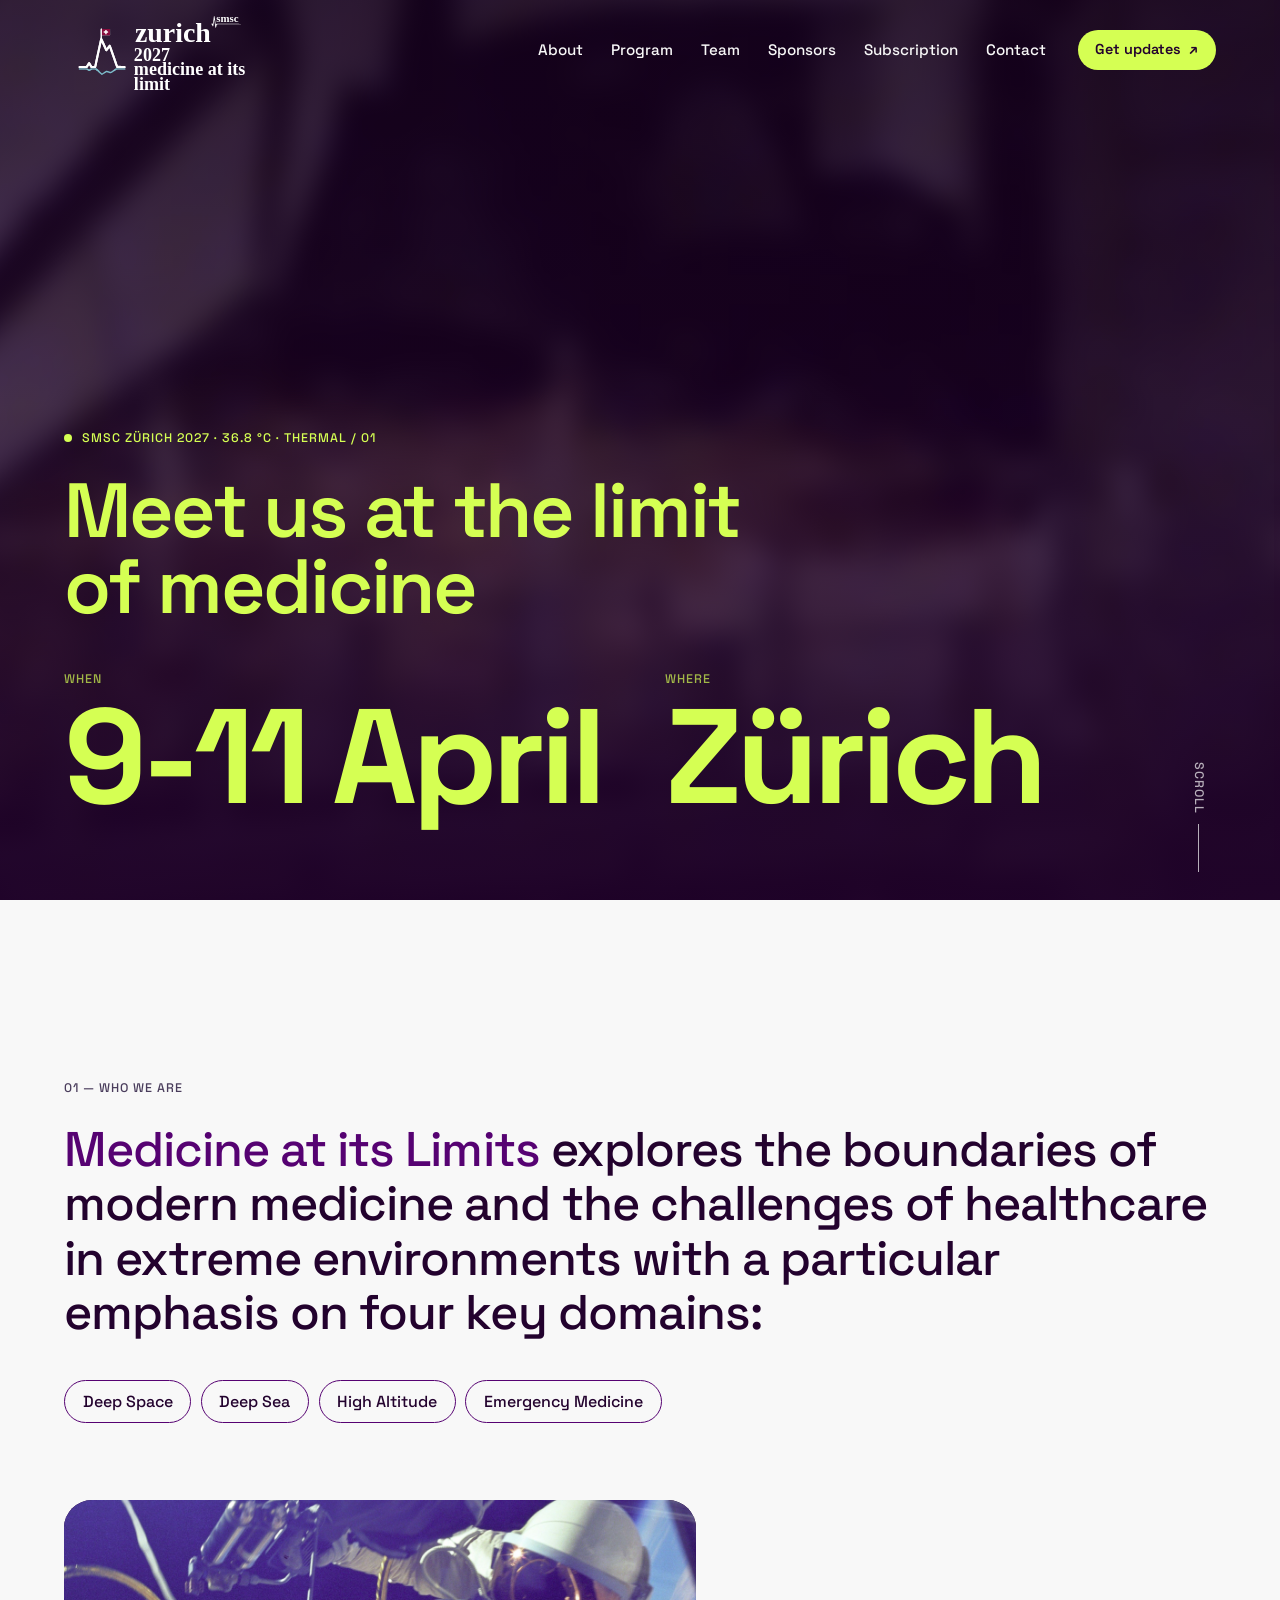
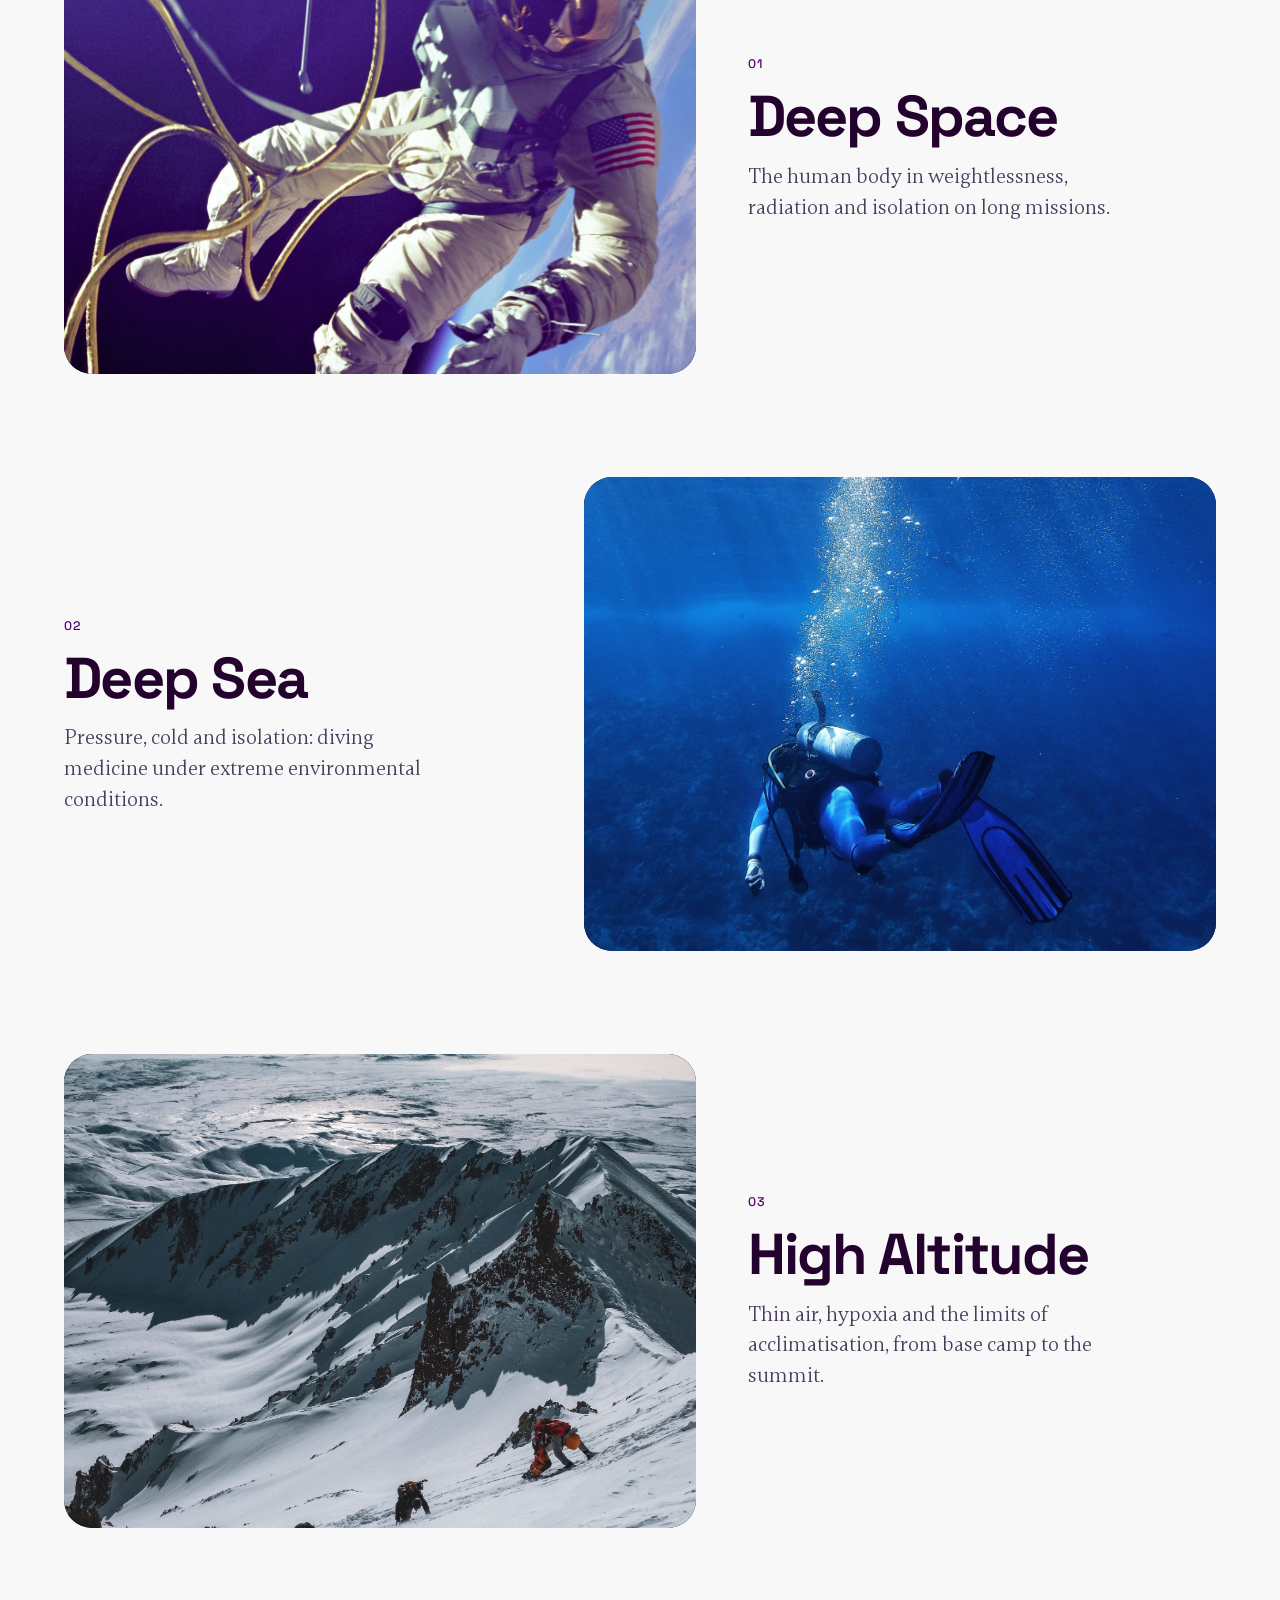
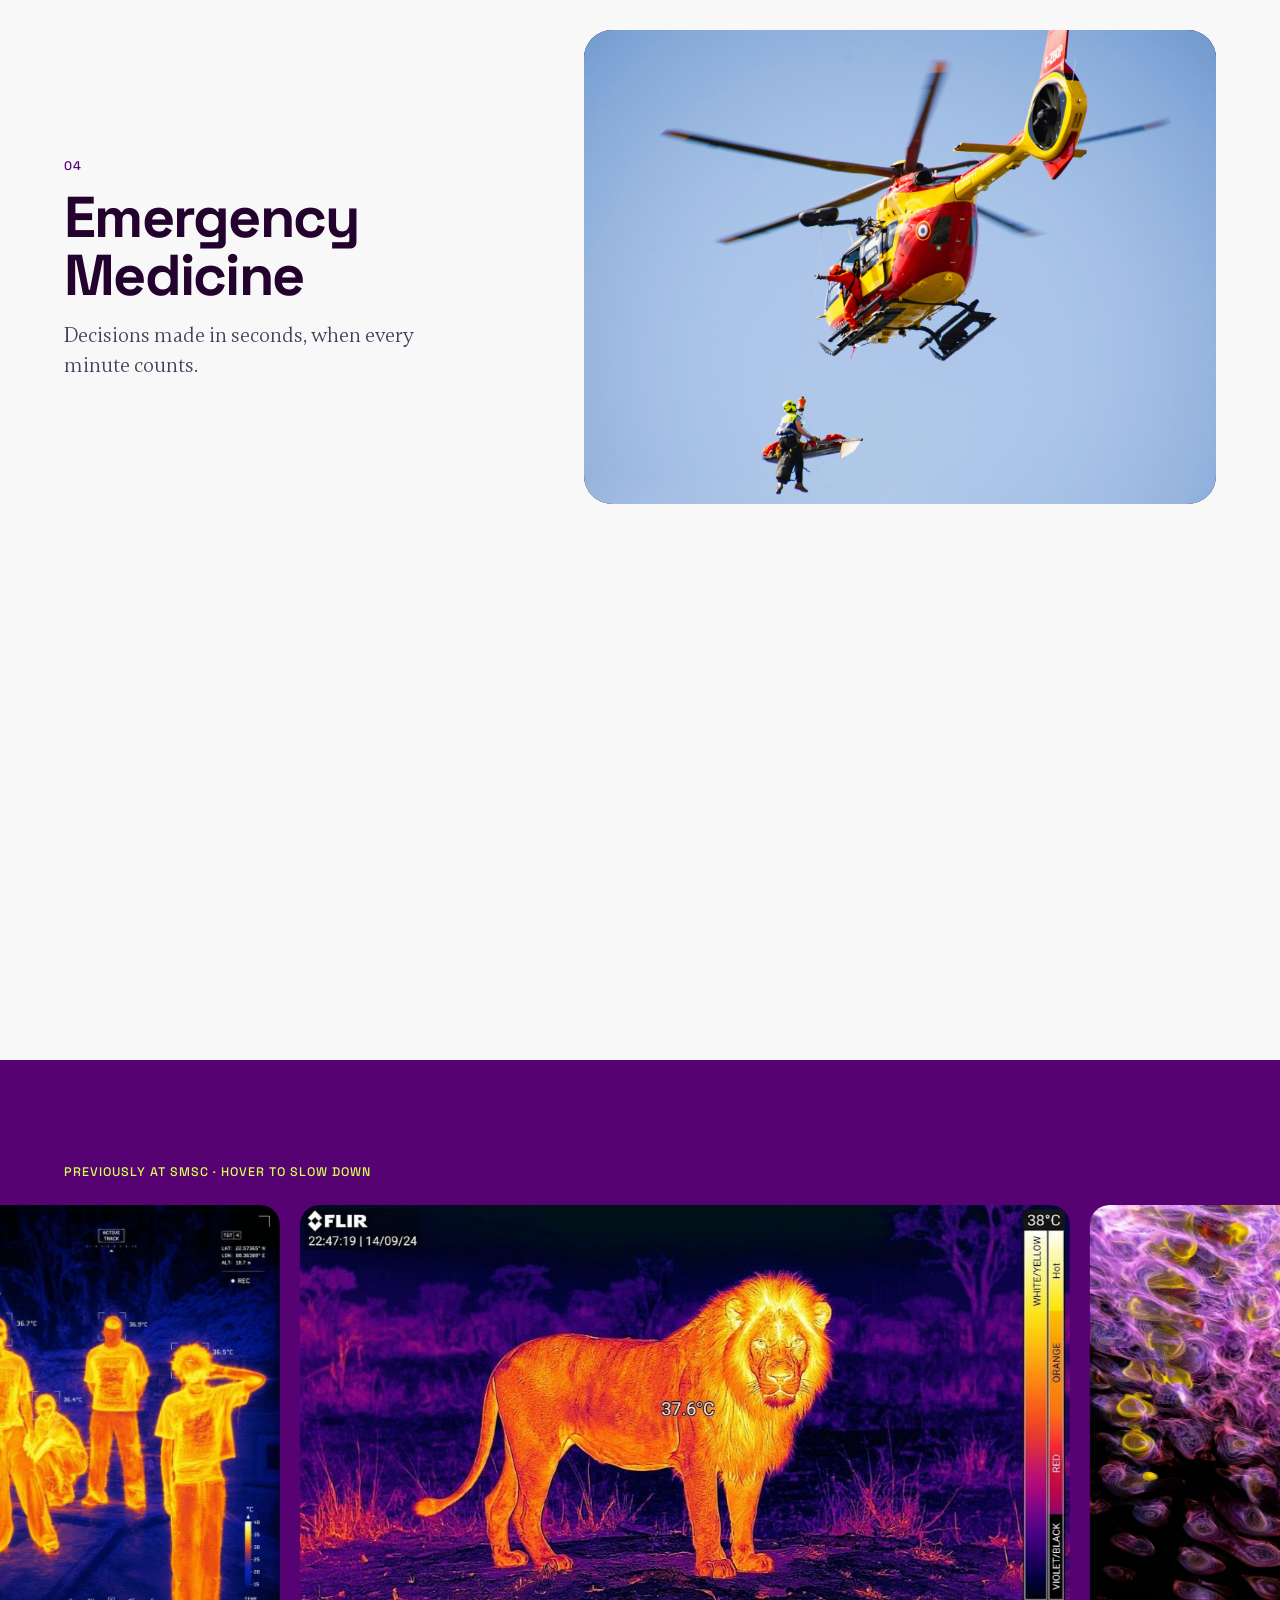
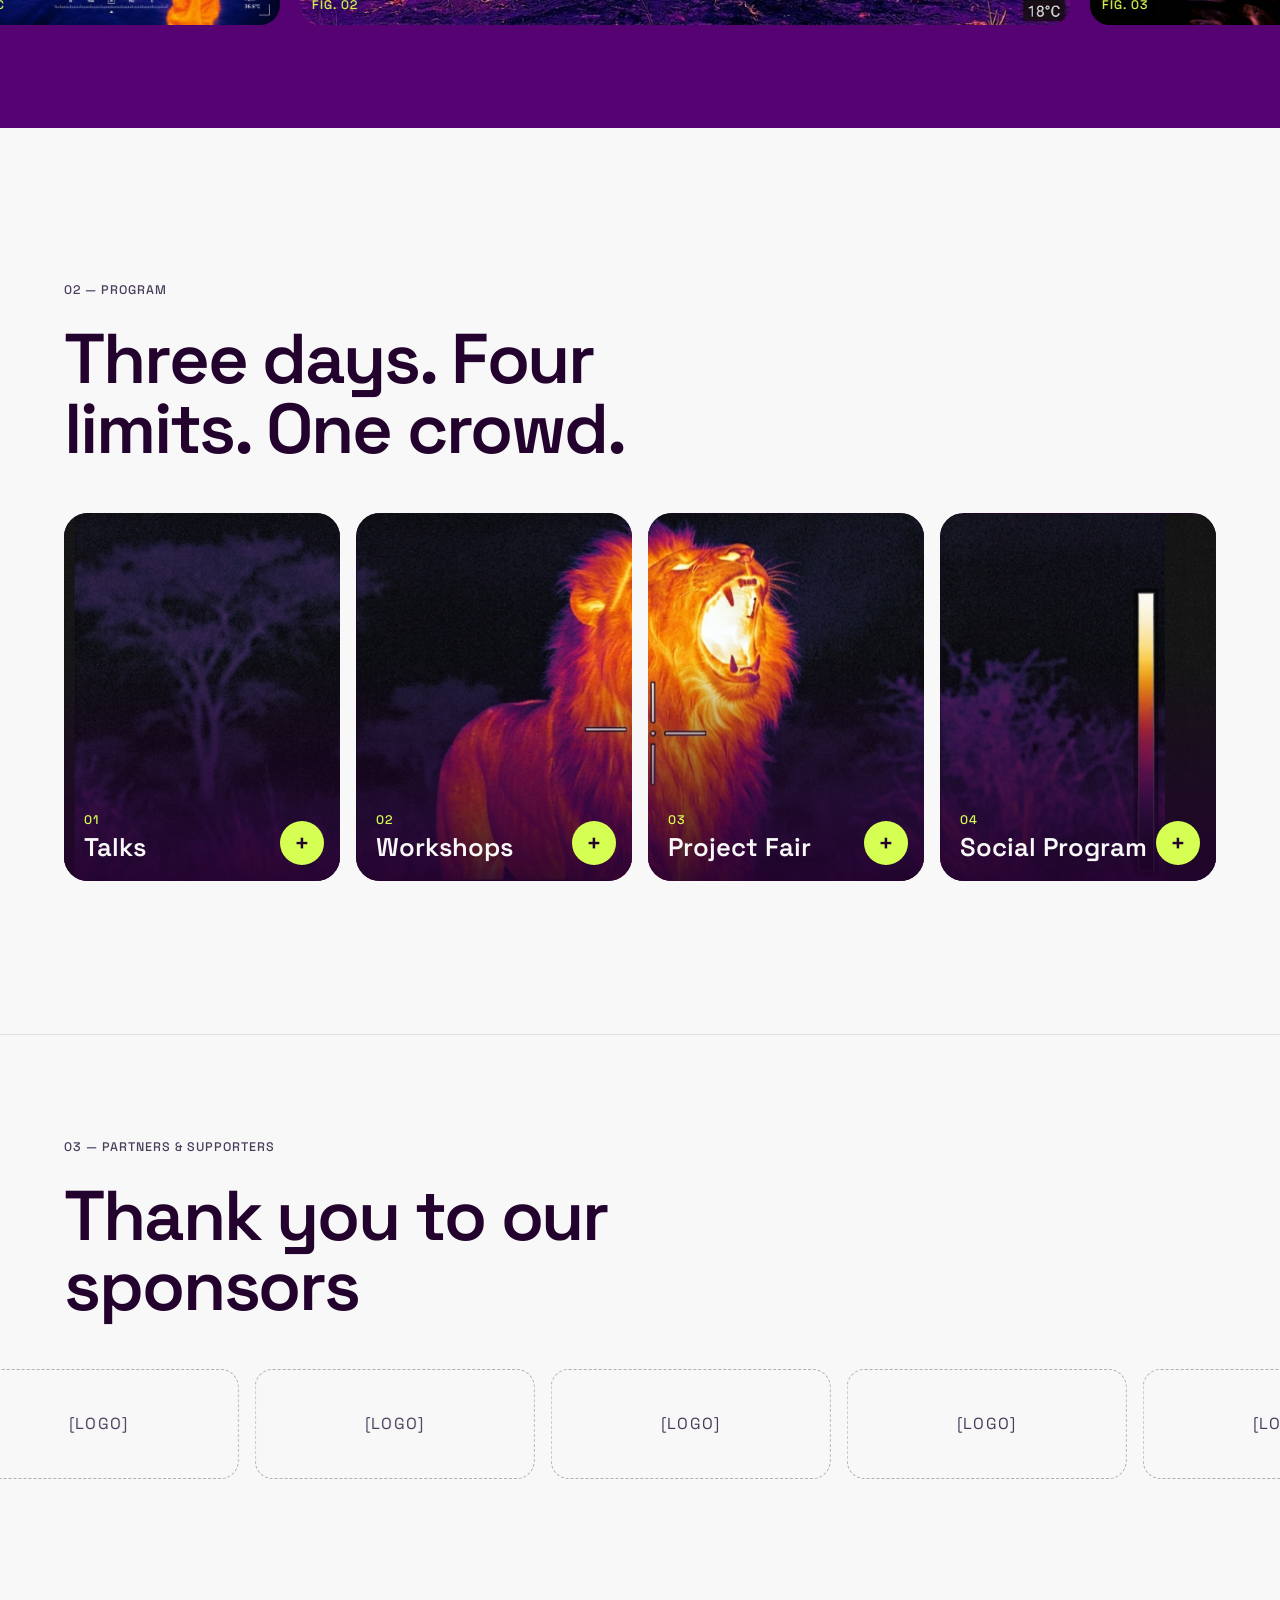
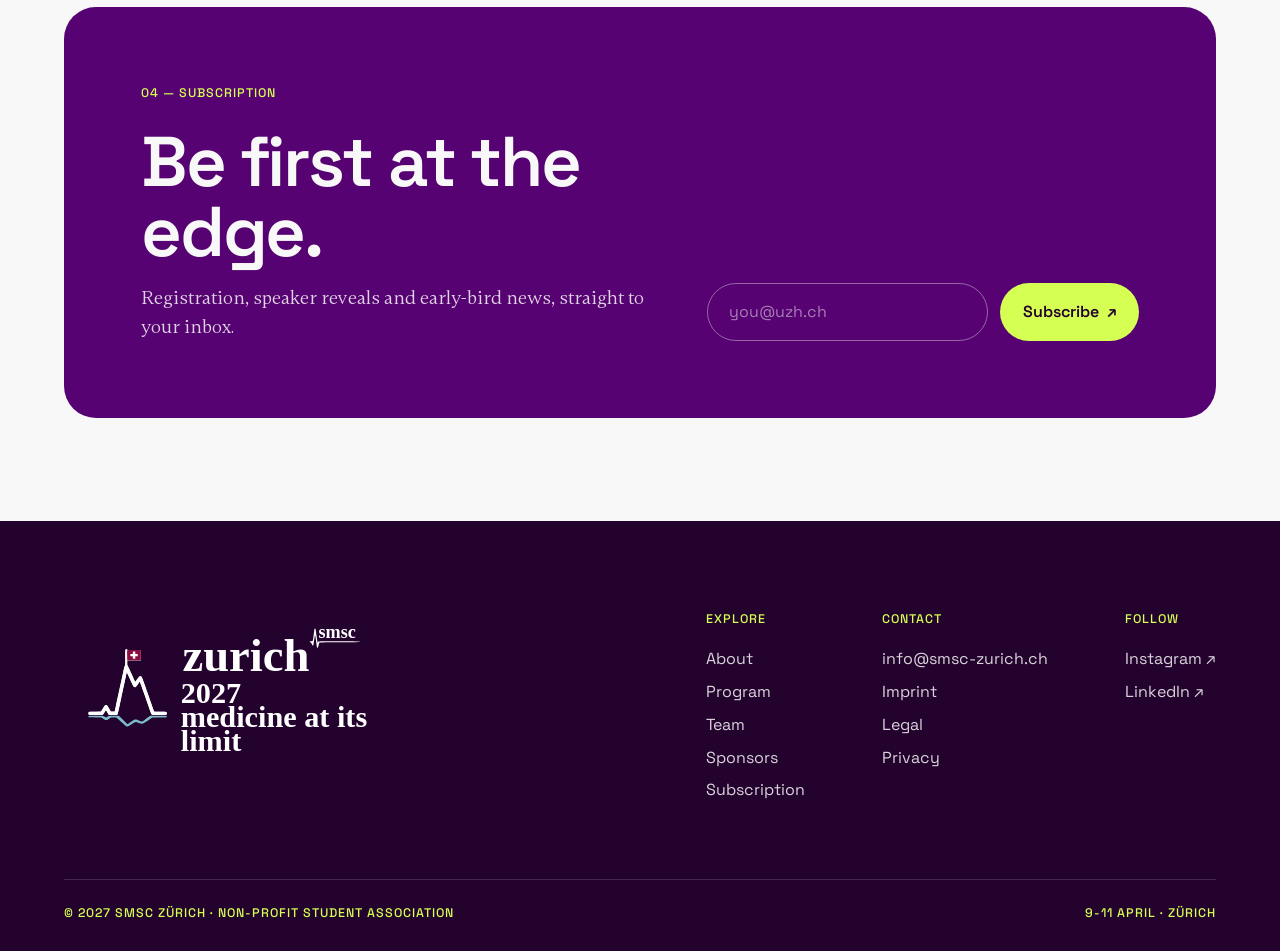
<file: index.html>
<!doctype html>
<html lang="en">
<head>
<meta charset="utf-8">
<meta name="viewport" content="width=device-width,initial-scale=1,viewport-fit=cover">
<script>(function(d){try{var n=navigator,u=n.userAgent||"";if(matchMedia("(hover:none) and (pointer:coarse)").matches||/Android|iPhone|iPad|iPod|Mobi/.test(u)||(n.platform==="MacIntel"&&n.maxTouchPoints>1))d.classList.add("is-touch")}catch(e){}})(document.documentElement)</script>
<title>Medicine at its Limits — SMSC Zürich 2027</title>
<meta name="description" content="Student medical conference by students, for students. 9–11 April 2027 in Zürich. Deep Space, Deep Sea, High Altitude, Emergency Medicine.">
<meta name="theme-color" content="#23022E">
<link rel="preload" href="assets/fonts/SpaceGrotesk-Variable.woff2" as="font" type="font/woff2" crossorigin>
<link rel="preload" href="assets/fonts/Gambetta-Variable.woff2" as="font" type="font/woff2" crossorigin>
<link rel="stylesheet" href="style.css">
<link rel="stylesheet" href="mobile.css">
</head>
<body>

<div class="progress" aria-hidden="true"><i id="progressFill"></i></div>

<header class="nav" id="nav">
  <a class="nav__logo" href="#top" aria-label="SMSC Zürich – top">
    <img class="logo-light" src="assets/smsclogodunkelblankbackground.svg" alt="SMSC logo">
    <img class="logo-dark" src="assets/smsclogohell.svg" alt="">
  </a>
  <nav class="nav__links" id="navLinks">
    <a href="#about">About</a>
    <a href="#program">Program</a>
    <a href="team.html">Team</a>
    <a href="#sponsors">Sponsors</a>
    <a href="#subscribe">Subscription</a>
    <a href="#contact">Contact</a>
  </nav>
  <a class="btn btn--small" href="#subscribe">Get updates <span>↗</span></a>
  <button class="burger" id="burger" aria-label="Menu" aria-expanded="false"><i></i><i></i></button>
</header>

<main id="top">
<!-- HERO -->
<section class="hero" id="hero">
  <video class="hero__video" autoplay muted loop playsinline poster="assets/video/poster.jpg">
    <source src="assets/video/trailer.mp4" type="video/mp4">
  </video>
  <div class="hero__veil"></div>
  <div class="hero__inner">
    <p class="mono hero__kicker"><span class="dot"></span> SMSC ZÜRICH 2027 · 36.8 °C · THERMAL / 01</p>
    <h1 class="hero__title" data-scramble>Meet us at the limit of medicine</h1>
    <div class="hero__meta">
      <div>
        <span class="mono label">When</span>
        <strong class="hero__big" data-scramble-delay="600">9-11 April</strong>
      </div>
      <div>
        <span class="mono label">Where</span>
        <strong class="hero__big" data-scramble-delay="900">Zürich</strong>
      </div>
    </div>
  </div>
  <div class="hero__scroll mono">SCROLL <i></i></div>
</section>

<!-- INTRO -->
<section class="intro" id="about">
  <p class="mono eyebrow reveal">01 — WHO WE ARE</p>
  <h2 class="intro__lead reveal"><em>Medicine at its Limits</em> explores the boundaries of modern medicine and the challenges of healthcare in extreme environments with a particular emphasis on four key domains:</h2>
  <ul class="intro__chips reveal">
    <li>Deep Space</li><li>Deep Sea</li><li>High Altitude</li><li>Emergency Medicine</li>
  </ul>
</section>

<!-- DOMAINS -->
<section class="domains" id="domains">
  <article class="domain" data-cursor="Deep Space" data-fig="FIG. 01 — DEEP SPACE">
    <div class="domain__img"><img src="assets/img/space.jpg" alt="Thermal-toned image evoking deep space" loading="lazy"></div>
    <div class="domain__text">
      <span class="mono domain__num">01</span>
      <h3>Deep Space</h3>
      <p>The human body in weightlessness, radiation and isolation on long missions.</p>
    </div>
  </article>
  <article class="domain domain--flip" data-cursor="Deep Sea" data-fig="FIG. 02 — DEEP SEA">
    <div class="domain__img"><img src="assets/img/sea.jpg" alt="Thermal-toned image evoking the deep sea" loading="lazy"></div>
    <div class="domain__text">
      <span class="mono domain__num">02</span>
      <h3>Deep Sea</h3>
      <p>Pressure, cold and isolation: diving medicine under extreme environmental conditions.</p>
    </div>
  </article>
  <article class="domain" data-cursor="High Altitude" data-fig="FIG. 03 — HIGH ALTITUDE">
    <div class="domain__img"><img src="assets/img/altitude.jpg" alt="Icy texture evoking high altitude" loading="lazy"></div>
    <div class="domain__text">
      <span class="mono domain__num">03</span>
      <h3>High Altitude</h3>
      <p>Thin air, hypoxia and the limits of acclimatisation, from base camp to the summit.</p>
    </div>
  </article>
  <article class="domain domain--flip" data-cursor="Emergency" data-fig="FIG. 04 — EMERGENCY MEDICINE">
    <div class="domain__img"><img src="assets/img/emergency.jpg" alt="Thermal image of a masked doctor" loading="lazy"></div>
    <div class="domain__text">
      <span class="mono domain__num">04</span>
      <h3>Emergency Medicine</h3>
      <p>Decisions made in seconds, when every minute counts.</p>
    </div>
  </article>
</section>

<section class="outro">
  <p class="reveal">Discover new perspectives, challenge conventional thinking, and expand your understanding of medicine beyond the boundaries of traditional clinical practice. Connect with fellow medical students, engage with leading experts, and explore the research and innovations shaping the future of healthcare.</p>
</section>

<!-- PAST SMSC SLIDER -->
<section class="past">
  <p class="mono eyebrow">PREVIOUSLY AT SMSC · HOVER TO SLOW DOWN</p>
  <div class="slider" data-speed="55" data-hover-speed="8" id="pastSlider">
    <div class="slider__track">
      <figure><img src="assets/img/p1.jpg" alt="Past SMSC"><figcaption class="mono">36.8 °C</figcaption></figure>
      <figure><img src="assets/img/p2.jpg" alt="Past SMSC"><figcaption class="mono">FIG. 02</figcaption></figure>
      <figure><img src="assets/img/p3.jpg" alt="Past SMSC"><figcaption class="mono">FIG. 03</figcaption></figure>
      <figure><img src="assets/img/p4.jpg" alt="Past SMSC"><figcaption class="mono">FIG. 04</figcaption></figure>
      <figure><img src="assets/img/p5.jpg" alt="Past SMSC"><figcaption class="mono">FIG. 05</figcaption></figure>
      <figure><img src="assets/img/p6.jpg" alt="Past SMSC"><figcaption class="mono">FIG. 06</figcaption></figure>
      <figure><img src="assets/img/p7.jpg" alt="Past SMSC"><figcaption class="mono">FIG. 07</figcaption></figure>
      <figure><img src="assets/img/p8.jpg" alt="Past SMSC"><figcaption class="mono">FIG. 08</figcaption></figure>
    </div>
  </div>
</section>

<!-- PROGRAM -->
<section class="program" id="program">
  <div class="program__head">
    <p class="mono eyebrow">02 — PROGRAM</p>
    <h2 data-scramble>Three days. Four limits. One crowd.</h2>
  </div>
  <div class="cards" id="cards">
    <button class="card" data-key="talks" aria-haspopup="dialog">
      <img src="assets/img/talks.png" alt="">
      <span class="card__label"><small class="mono">01</small>Talks</span>
      <span class="card__plus" aria-hidden="true">+</span>
    </button>
    <button class="card" data-key="workshops" aria-haspopup="dialog">
      <img src="assets/img/workshops.png" alt="">
      <span class="card__label"><small class="mono">02</small>Workshops</span>
      <span class="card__plus" aria-hidden="true">+</span>
    </button>
    <button class="card" data-key="fair" aria-haspopup="dialog">
      <img src="assets/img/fair.png" alt="">
      <span class="card__label"><small class="mono">03</small>Project Fair</span>
      <span class="card__plus" aria-hidden="true">+</span>
    </button>
    <button class="card" data-key="social" aria-haspopup="dialog">
      <img src="assets/img/social.png" alt="">
      <span class="card__label"><small class="mono">04</small>Social Program</span>
      <span class="card__plus" aria-hidden="true">+</span>
    </button>
  </div>
</section>

<!-- SPONSORS -->
<section class="sponsors" id="sponsors">
  <p class="mono eyebrow">03 — PARTNERS &amp; SUPPORTERS</p>
  <h2>Thank you to our sponsors</h2>
  <div class="slider slider--sponsors" data-speed="40" data-hover-speed="40">
    <div class="slider__track">
      <span class="sponsor">[LOGO]</span><span class="sponsor">[LOGO]</span><span class="sponsor">[LOGO]</span>
      <span class="sponsor">[LOGO]</span><span class="sponsor">[LOGO]</span><span class="sponsor">[LOGO]</span>
    </div>
  </div>
</section>

<!-- SUBSCRIBE -->
<section class="subscribe" id="subscribe">
  <div>
    <p class="mono eyebrow">04 — SUBSCRIPTION</p>
    <h2>Be first at the edge.</h2>
    <p>Registration, speaker reveals and early-bird news, straight to your inbox.</p>
  </div>
  <form class="subscribe__form" id="subForm">
    <label class="sr" for="email">Email</label>
    <input id="email" type="email" required placeholder="you@uzh.ch">
    <button class="btn" type="submit">Subscribe <span>↗</span></button>
    <p class="mono subscribe__ok" id="subOk" hidden>THANKS — YOU'RE ON THE LIST.</p>
  </form>
</section>
</main>

<footer class="footer" id="contact">
  <div class="footer__top">
    <img src="assets/smsclogodunkelblankbackground.svg" alt="SMSC logo" class="footer__logo">
    <div class="footer__cols">
      <nav>
        <h4 class="mono">Explore</h4>
        <a href="#about">About</a><a href="#program">Program</a><a href="team.html">Team</a><a href="#sponsors">Sponsors</a><a href="#subscribe">Subscription</a>
      </nav>
      <nav>
        <h4 class="mono">Contact</h4>
        <a href="mailto:info@smsc-zurich.ch">info@smsc-zurich.ch</a>
        <a href="legal.html#imprint">Imprint</a><a href="legal.html#disclaimer">Legal</a><a href="legal.html#privacy">Privacy</a>
      </nav>
      <nav>
        <h4 class="mono">Follow</h4>
        <a href="https://www.instagram.com/smsc_swimsa/" target="_blank" rel="noopener">Instagram ↗</a>
        <a href="https://ch.linkedin.com/in/smscbern" target="_blank" rel="noopener">LinkedIn ↗</a>
      </nav>
    </div>
  </div>
  <div class="footer__bottom mono">
    <span>© 2027 SMSC ZÜRICH · NON-PROFIT STUDENT ASSOCIATION</span>
    <span>9-11 APRIL · ZÜRICH</span>
  </div>
</footer>

<!-- cursor -->
<div class="cursor" id="cursor"><span id="cursorLabel"></span><i>↗</i></div>

<!-- dialog -->
<div class="mdialog" id="mdialog" hidden>
  <div class="mdialog__backdrop"></div>
  <div class="mdialog__panel" role="dialog" aria-modal="true" aria-labelledby="mdTitle">
    <img id="mdImg" alt="">
    <div class="mdialog__body">
      <p class="mono" id="mdKicker"></p>
      <h3 id="mdTitle"></h3>
      <p id="mdText"></p>
      <ul id="mdList" class="mono"></ul>
    </div>
    <button class="mdialog__close" id="mdClose" aria-label="Close">×</button>
  </div>
</div>

<script src="main.js"></script>
<script src="mobile.js"></script>
</body>
</html>
</file>
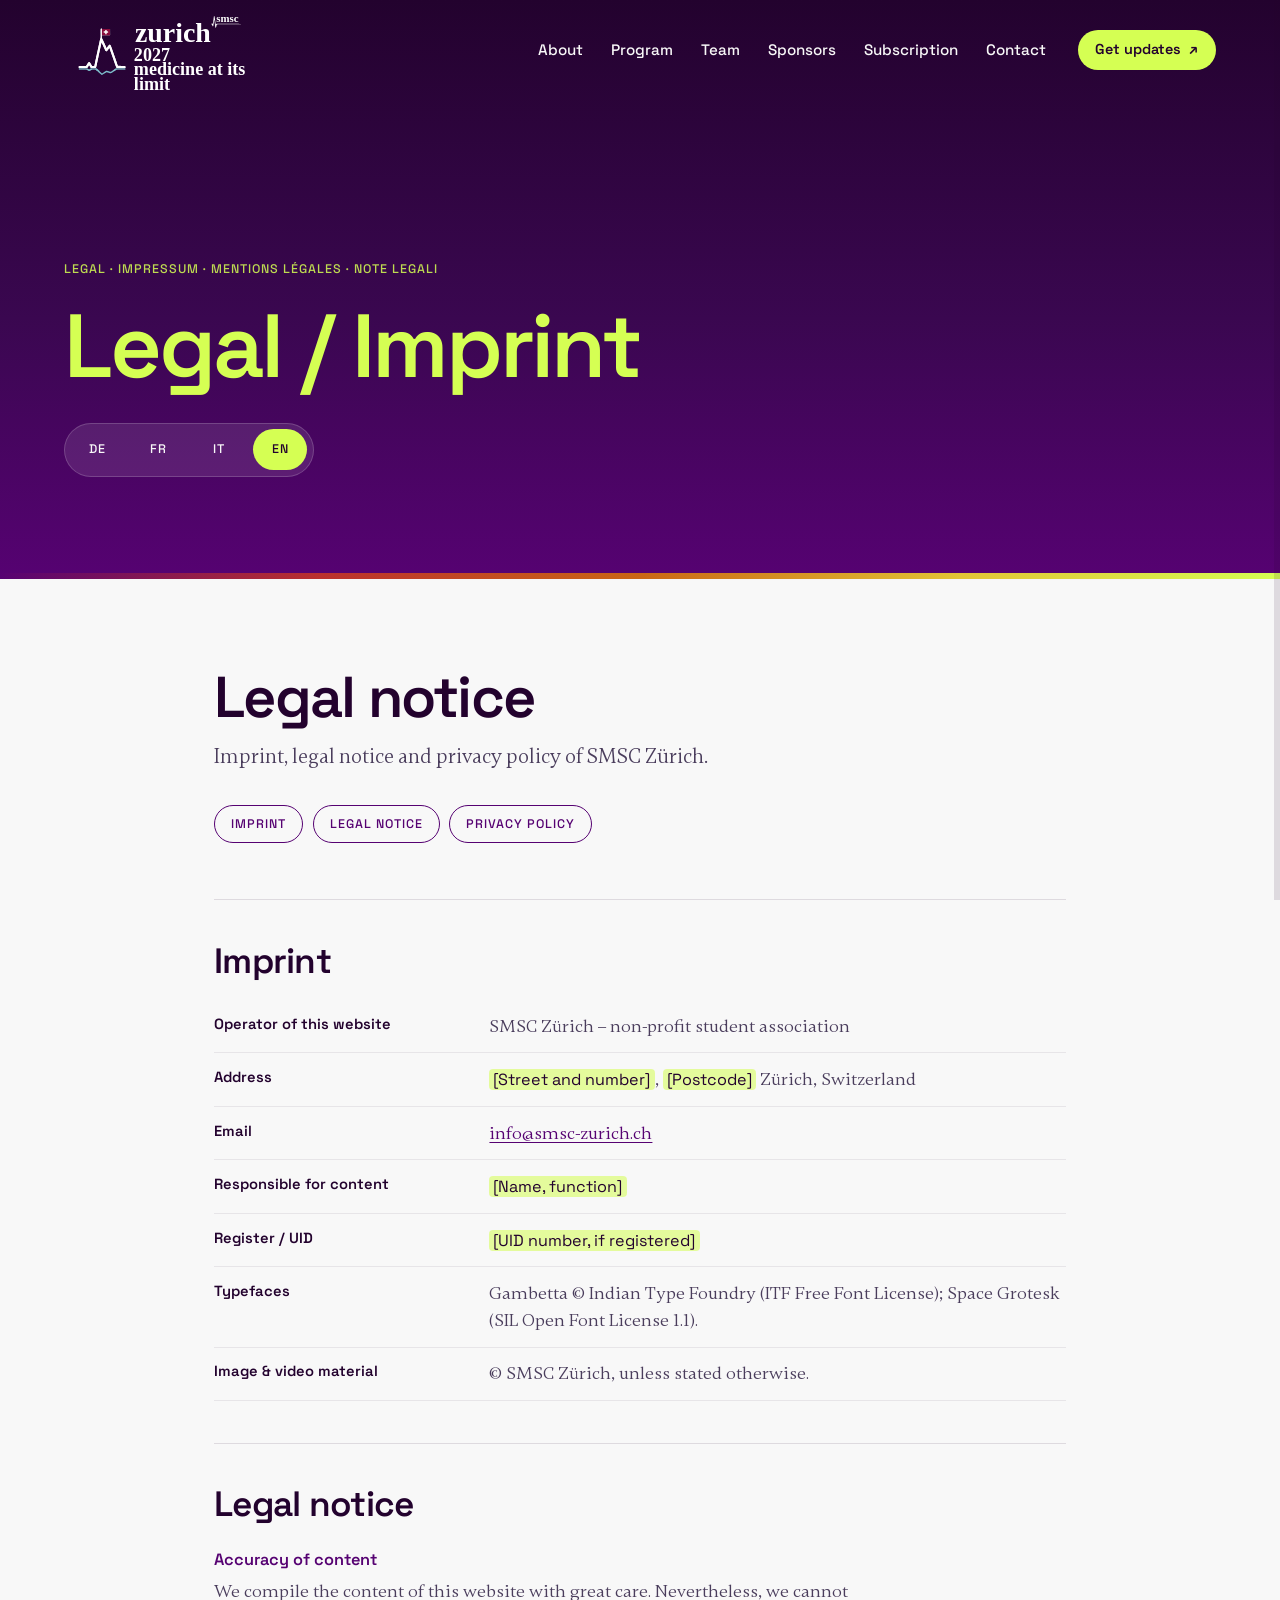
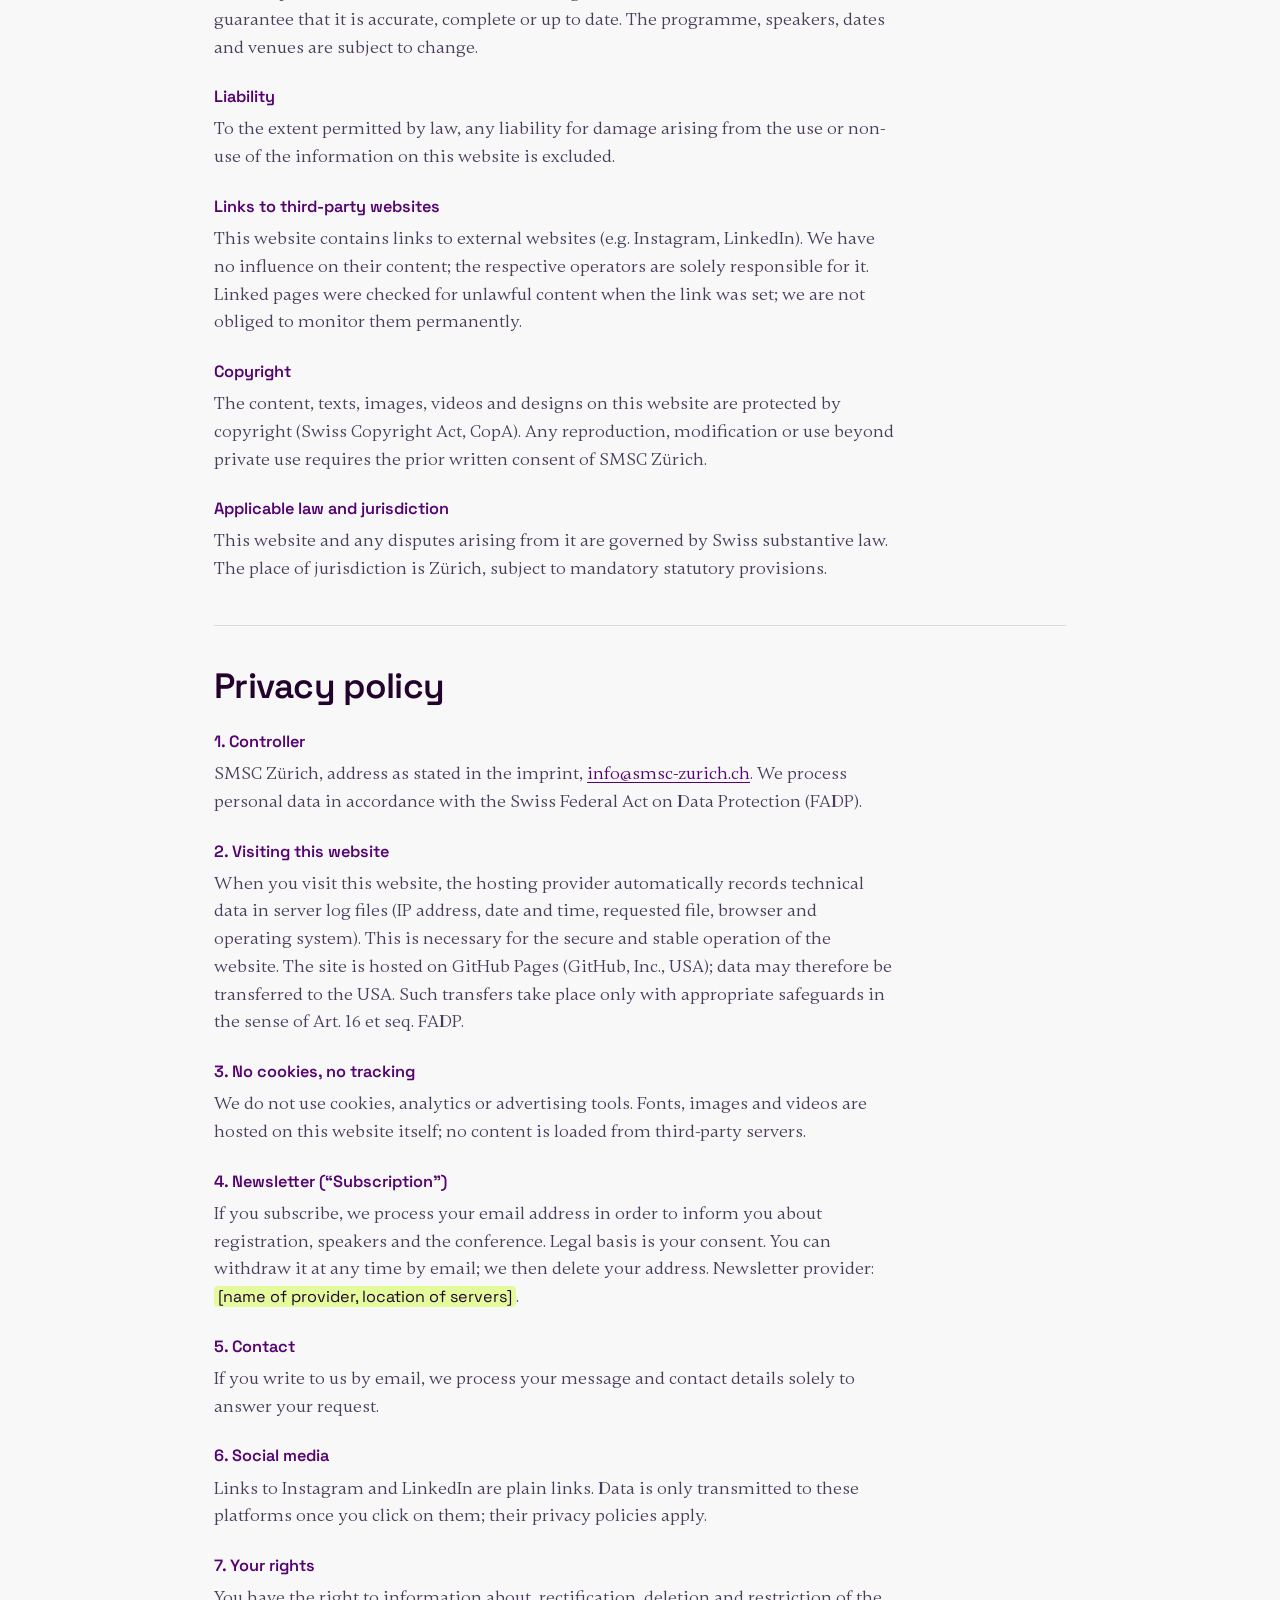
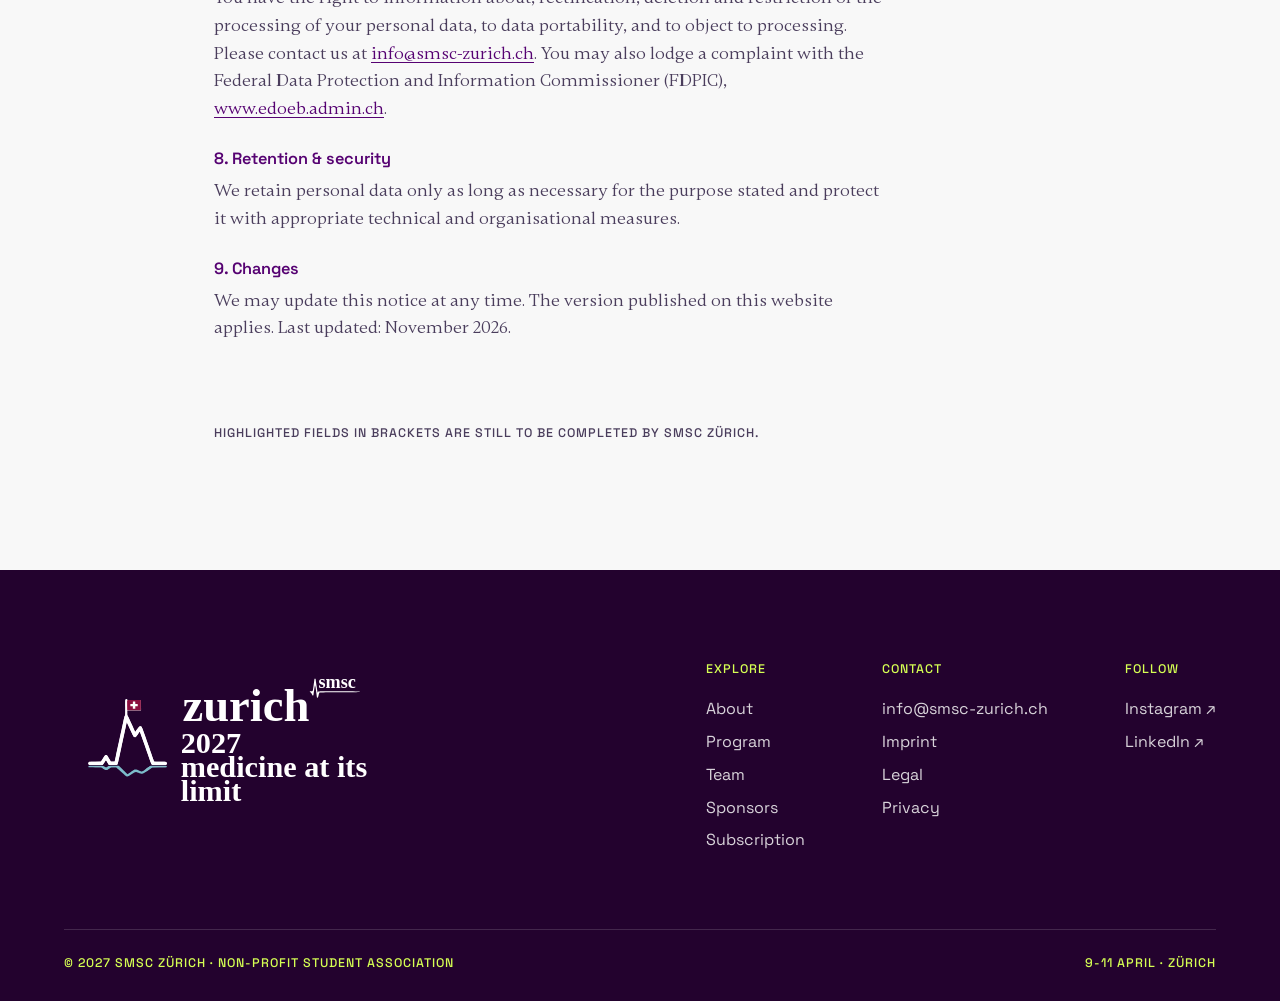
<file: legal.html>
<!doctype html>
<html lang="en">
<head>
<meta charset="utf-8">
<meta name="viewport" content="width=device-width,initial-scale=1,viewport-fit=cover">
<script>(function(d){try{var n=navigator,u=n.userAgent||"";if(matchMedia("(hover:none) and (pointer:coarse)").matches||/Android|iPhone|iPad|iPod|Mobi/.test(u)||(n.platform==="MacIntel"&&n.maxTouchPoints>1))d.classList.add("is-touch")}catch(e){}})(document.documentElement)</script>
<title>Legal / Imprint — SMSC Zürich</title>
<meta name="description" content="Imprint, legal notice and privacy policy of SMSC Zürich in German, French, Italian and English.">
<meta name="theme-color" content="#23022E">
<link rel="preload" href="assets/fonts/SpaceGrotesk-Variable.woff2" as="font" type="font/woff2" crossorigin>
<link rel="preload" href="assets/fonts/Gambetta-Variable.woff2" as="font" type="font/woff2" crossorigin>
<link rel="stylesheet" href="style.css">
<link rel="stylesheet" href="mobile.css">
<link rel="stylesheet" href="page.css">
</head>
<body>

<div class="progress" aria-hidden="true"><i id="progressFill"></i></div>

<header class="nav" id="nav">
  <a class="nav__logo" href="index.html" aria-label="SMSC Zürich – home">
    <img class="logo-light" src="assets/smsclogodunkelblankbackground.svg" alt="SMSC logo">
    <img class="logo-dark" src="assets/smsclogohell.svg" alt="">
  </a>
  <nav class="nav__links" id="navLinks">
    <a href="index.html#about">About</a>
    <a href="index.html#program">Program</a>
    <a href="team.html">Team</a>
    <a href="index.html#sponsors">Sponsors</a>
    <a href="index.html#subscribe">Subscription</a>
    <a href="index.html#contact">Contact</a>
  </nav>
  <a class="btn btn--small" href="index.html#subscribe">Get updates <span>↗</span></a>
  <button class="burger" id="burger" aria-label="Menu" aria-expanded="false"><i></i><i></i></button>
</header>

<main id="top">
<section class="page-head page-head--legal">
  <div class="page-head__in">
    <p class="mono eyebrow">LEGAL · IMPRESSUM · MENTIONS LÉGALES · NOTE LEGALI</p>
    <h1 data-scramble>Legal / Imprint</h1>
    <div class="langtabs" role="tablist" aria-label="Language / Sprache / Langue / Lingua"><button type="button" role="tab" class="langtab mono" data-lang="de" lang="de" aria-controls="lang-de" aria-selected="false" title="Deutsch">DE</button><button type="button" role="tab" class="langtab mono" data-lang="fr" lang="fr" aria-controls="lang-fr" aria-selected="false" title="Français">FR</button><button type="button" role="tab" class="langtab mono" data-lang="it" lang="it" aria-controls="lang-it" aria-selected="false" title="Italiano">IT</button><button type="button" role="tab" class="langtab mono" data-lang="en" lang="en" aria-controls="lang-en" aria-selected="false" title="English">EN</button></div>
  </div>
</section>

<section class="legal">
  <article class="lang" id="lang-de" lang="de" data-lang="de">
    <header class="lang__head">
      <h2>Rechtliches</h2>
      <p class="lang__lead">Impressum, rechtliche Hinweise und Datenschutzerklärung von SMSC Zürich.</p>
    </header>
    <div class="lang__toc mono">
      <a href="#imprint-de">Impressum</a><a href="#disclaimer-de">Rechtliche Hinweise</a><a href="#privacy-de">Datenschutzerklärung</a>
    </div>
    <section class="doc" id="imprint-de"><h3>Impressum</h3><dl class="imprint"><div><dt>Betreiberin dieser Website</dt><dd>SMSC Zürich – gemeinnütziger Studierendenverein</dd></div><div><dt>Adresse</dt><dd><span class="ph">[Strasse und Nr.]</span>, <span class="ph">[PLZ]</span> Zürich, Schweiz</dd></div><div><dt>E-Mail</dt><dd><a href="mailto:info@smsc-zurich.ch">info@smsc-zurich.ch</a></dd></div><div><dt>Verantwortlich für den Inhalt</dt><dd><span class="ph">[Name, Funktion]</span></dd></div><div><dt>Register / UID</dt><dd><span class="ph">[UID-Nummer, falls eingetragen]</span></dd></div><div><dt>Schriften</dt><dd>Gambetta © Indian Type Foundry (ITF Free Font License); Space Grotesk (SIL Open Font License 1.1).</dd></div><div><dt>Bild- &amp; Videomaterial</dt><dd>© SMSC Zürich, sofern nicht anders angegeben.</dd></div></dl></section>
    <section class="doc" id="disclaimer-de"><h3>Rechtliche Hinweise</h3><h4>Richtigkeit der Inhalte</h4><p>Wir erstellen die Inhalte dieser Website mit grosser Sorgfalt. Dennoch können wir keine Gewähr für Richtigkeit, Vollständigkeit und Aktualität übernehmen. Programm, Referierende, Daten und Veranstaltungsorte können sich ändern.</p><h4>Haftung</h4><p>Soweit gesetzlich zulässig, ist jede Haftung für Schäden aus der Nutzung oder Nichtnutzung der auf dieser Website angebotenen Informationen ausgeschlossen.</p><h4>Links auf fremde Websites</h4><p>Diese Website enthält Links auf externe Websites (z. B. Instagram, LinkedIn). Auf deren Inhalte haben wir keinen Einfluss; verantwortlich sind allein die jeweiligen Betreiber. Zum Zeitpunkt der Verlinkung wurden die Seiten auf rechtswidrige Inhalte geprüft; eine dauernde Kontrolle ist uns nicht zumutbar.</p><h4>Urheberrecht</h4><p>Die Inhalte, Texte, Bilder, Videos und Gestaltungen dieser Website sind urheberrechtlich geschützt (Urheberrechtsgesetz, URG). Jede Vervielfältigung, Bearbeitung oder Verwendung über den privaten Gebrauch hinaus bedarf der vorherigen schriftlichen Zustimmung von SMSC Zürich.</p><h4>Anwendbares Recht und Gerichtsstand</h4><p>Für diese Website und allfällige Streitigkeiten gilt schweizerisches materielles Recht. Gerichtsstand ist Zürich, vorbehältlich zwingender gesetzlicher Bestimmungen.</p></section>
    <section class="doc" id="privacy-de"><h3>Datenschutzerklärung</h3><h4>1. Verantwortliche Stelle</h4><p>SMSC Zürich, Adresse gemäss Impressum, <a href="mailto:info@smsc-zurich.ch">info@smsc-zurich.ch</a>. Wir bearbeiten Personendaten gemäss dem schweizerischen Bundesgesetz über den Datenschutz (DSG).</p><h4>2. Besuch dieser Website</h4><p>Beim Besuch dieser Website erfasst der Hosting-Anbieter automatisch technische Daten in Server-Logfiles (IP-Adresse, Datum und Uhrzeit, abgerufene Datei, Browser und Betriebssystem). Dies ist für den sicheren und stabilen Betrieb der Website erforderlich. Die Website wird über GitHub Pages (GitHub, Inc., USA) gehostet; Daten können daher in die USA übermittelt werden. Eine solche Bekanntgabe erfolgt nur mit geeigneten Garantien im Sinne von Art. 16 ff. DSG.</p><h4>3. Keine Cookies, kein Tracking</h4><p>Wir setzen keine Cookies, keine Analyse- und keine Werbetools ein. Schriften, Bilder und Videos werden auf dieser Website selbst gehostet; es werden keine Inhalte von Drittservern nachgeladen.</p><h4>4. Newsletter («Subscription»)</h4><p>Wenn Sie sich anmelden, bearbeiten wir Ihre E-Mail-Adresse, um Sie über Anmeldung, Referierende und den Kongress zu informieren. Rechtsgrundlage ist Ihre Einwilligung. Sie können diese jederzeit per E-Mail widerrufen; wir löschen Ihre Adresse dann. Newsletter-Anbieter: <span class="ph">[Name des Anbieters, Serverstandort]</span>.</p><h4>5. Kontakt</h4><p>Wenn Sie uns per E-Mail schreiben, bearbeiten wir Ihre Nachricht und Ihre Kontaktdaten ausschliesslich zur Beantwortung Ihrer Anfrage.</p><h4>6. Soziale Medien</h4><p>Die Verweise auf Instagram und LinkedIn sind einfache Links. Daten werden erst an diese Plattformen übermittelt, wenn Sie darauf klicken; es gelten deren Datenschutzerklärungen.</p><h4>7. Ihre Rechte</h4><p>Sie haben das Recht auf Auskunft, Berichtigung, Löschung und Einschränkung der Bearbeitung Ihrer Personendaten, auf Datenherausgabe oder -übertragung sowie auf Widerspruch. Bitte wenden Sie sich an <a href="mailto:info@smsc-zurich.ch">info@smsc-zurich.ch</a>. Zudem können Sie sich beim Eidgenössischen Datenschutz- und Öffentlichkeitsbeauftragten (EDÖB) beschweren: <a href="https://www.edoeb.admin.ch" target="_blank" rel="noopener">www.edoeb.admin.ch</a>.</p><h4>8. Aufbewahrung &amp; Sicherheit</h4><p>Wir bewahren Personendaten nur so lange auf, wie es für den genannten Zweck erforderlich ist, und schützen sie durch angemessene technische und organisatorische Massnahmen.</p><h4>9. Änderungen</h4><p>Wir können diese Erklärung jederzeit anpassen. Es gilt die jeweils auf dieser Website veröffentlichte Fassung. Stand: November 2026.</p></section>
  </article>
  <article class="lang" id="lang-fr" lang="fr" data-lang="fr">
    <header class="lang__head">
      <h2>Informations légales</h2>
      <p class="lang__lead">Mentions légales (Impressum), avis juridique et politique de confidentialité de SMSC Zürich.</p>
    </header>
    <div class="lang__toc mono">
      <a href="#imprint-fr">Mentions légales (Impressum)</a><a href="#disclaimer-fr">Avis juridique</a><a href="#privacy-fr">Politique de confidentialité</a>
    </div>
    <section class="doc" id="imprint-fr"><h3>Mentions légales (Impressum)</h3><dl class="imprint"><div><dt>Exploitant de ce site</dt><dd>SMSC Zürich – association estudiantine à but non lucratif</dd></div><div><dt>Adresse</dt><dd><span class="ph">[Rue et numéro]</span>, <span class="ph">[Code postal]</span> Zurich, Suisse</dd></div><div><dt>E-mail</dt><dd><a href="mailto:info@smsc-zurich.ch">info@smsc-zurich.ch</a></dd></div><div><dt>Responsable du contenu</dt><dd><span class="ph">[Nom, fonction]</span></dd></div><div><dt>Registre / IDE</dt><dd><span class="ph">[Numéro IDE, le cas échéant]</span></dd></div><div><dt>Polices de caractères</dt><dd>Gambetta © Indian Type Foundry (ITF Free Font License) ; Space Grotesk (SIL Open Font License 1.1).</dd></div><div><dt>Images &amp; vidéos</dt><dd>© SMSC Zürich, sauf indication contraire.</dd></div></dl></section>
    <section class="doc" id="disclaimer-fr"><h3>Avis juridique</h3><h4>Exactitude du contenu</h4><p>Nous élaborons le contenu de ce site avec le plus grand soin. Nous ne pouvons toutefois garantir son exactitude, son exhaustivité ni son actualité. Le programme, les intervenant·e·s, les dates et les lieux sont susceptibles de modification.</p><h4>Responsabilité</h4><p>Dans la mesure permise par la loi, toute responsabilité pour les dommages résultant de l’utilisation ou de la non-utilisation des informations de ce site est exclue.</p><h4>Liens vers des sites tiers</h4><p>Ce site contient des liens vers des sites externes (p. ex. Instagram, LinkedIn). Nous n’avons aucune influence sur leur contenu ; seuls leurs exploitants en sont responsables. Les pages liées ont été examinées lors de la création du lien ; un contrôle permanent ne peut être exigé de notre part.</p><h4>Droit d’auteur</h4><p>Les contenus, textes, images, vidéos et créations graphiques de ce site sont protégés par le droit d’auteur (loi sur le droit d’auteur, LDA). Toute reproduction, modification ou utilisation dépassant l’usage privé requiert l’accord écrit préalable de SMSC Zürich.</p><h4>Droit applicable et for</h4><p>Le droit matériel suisse est applicable à ce site et à tout litige en découlant. Le for est à Zurich, sous réserve de dispositions légales impératives.</p></section>
    <section class="doc" id="privacy-fr"><h3>Politique de confidentialité</h3><h4>1. Responsable du traitement</h4><p>SMSC Zürich, adresse indiquée dans les mentions légales, <a href="mailto:info@smsc-zurich.ch">info@smsc-zurich.ch</a>. Nous traitons les données personnelles conformément à la loi fédérale suisse sur la protection des données (LPD).</p><h4>2. Visite de ce site</h4><p>Lors de la visite de ce site, l’hébergeur enregistre automatiquement des données techniques dans des fichiers journaux (adresse IP, date et heure, fichier consulté, navigateur et système d’exploitation). Cela est nécessaire au fonctionnement sûr et stable du site. Le site est hébergé sur GitHub Pages (GitHub, Inc., États-Unis) ; des données peuvent donc être transmises aux États-Unis, uniquement avec des garanties appropriées au sens des art. 16 ss LPD.</p><h4>3. Pas de cookies, pas de suivi</h4><p>Nous n’utilisons ni cookies, ni outils d’analyse, ni outils publicitaires. Les polices, images et vidéos sont hébergées sur ce site même ; aucun contenu n’est chargé depuis des serveurs tiers.</p><h4>4. Newsletter (« Subscription »)</h4><p>Si vous vous abonnez, nous traitons votre adresse e-mail afin de vous informer sur l’inscription, les intervenant·e·s et le congrès. La base juridique est votre consentement, que vous pouvez retirer à tout moment par e-mail ; nous supprimons alors votre adresse. Prestataire de la newsletter : <span class="ph">[nom du prestataire, localisation des serveurs]</span>.</p><h4>5. Contact</h4><p>Si vous nous écrivez par e-mail, nous traitons votre message et vos coordonnées uniquement pour répondre à votre demande.</p><h4>6. Réseaux sociaux</h4><p>Les renvois vers Instagram et LinkedIn sont de simples liens. Des données ne sont transmises à ces plateformes qu’en cas de clic ; leurs politiques de confidentialité s’appliquent.</p><h4>7. Vos droits</h4><p>Vous disposez d’un droit d’accès, de rectification, de suppression et de limitation du traitement de vos données personnelles, d’un droit à la remise ou à la transmission de vos données et d’un droit d’opposition. Veuillez nous contacter à <a href="mailto:info@smsc-zurich.ch">info@smsc-zurich.ch</a>. Vous pouvez également déposer une plainte auprès du Préposé fédéral à la protection des données et à la transparence (PFPDT) : <a href="https://www.edoeb.admin.ch" target="_blank" rel="noopener">www.edoeb.admin.ch</a>.</p><h4>8. Conservation &amp; sécurité</h4><p>Nous ne conservons les données personnelles que le temps nécessaire à la finalité indiquée et les protégeons par des mesures techniques et organisationnelles appropriées.</p><h4>9. Modifications</h4><p>Nous pouvons modifier la présente déclaration à tout moment ; la version publiée sur ce site fait foi. État : novembre 2026.</p></section>
  </article>
  <article class="lang" id="lang-it" lang="it" data-lang="it">
    <header class="lang__head">
      <h2>Informazioni legali</h2>
      <p class="lang__lead">Impressum, avvertenze legali e informativa sulla protezione dei dati di SMSC Zürich.</p>
    </header>
    <div class="lang__toc mono">
      <a href="#imprint-it">Impressum (note legali)</a><a href="#disclaimer-it">Avvertenze legali</a><a href="#privacy-it">Informativa sulla protezione dei dati</a>
    </div>
    <section class="doc" id="imprint-it"><h3>Impressum (note legali)</h3><dl class="imprint"><div><dt>Gestore di questo sito</dt><dd>SMSC Zürich – associazione studentesca senza scopo di lucro</dd></div><div><dt>Indirizzo</dt><dd><span class="ph">[Via e numero]</span>, <span class="ph">[CAP]</span> Zurigo, Svizzera</dd></div><div><dt>E-mail</dt><dd><a href="mailto:info@smsc-zurich.ch">info@smsc-zurich.ch</a></dd></div><div><dt>Responsabile dei contenuti</dt><dd><span class="ph">[Nome, funzione]</span></dd></div><div><dt>Registro / IDI</dt><dd><span class="ph">[Numero IDI, se iscritta]</span></dd></div><div><dt>Caratteri tipografici</dt><dd>Gambetta © Indian Type Foundry (ITF Free Font License); Space Grotesk (SIL Open Font License 1.1).</dd></div><div><dt>Immagini e video</dt><dd>© SMSC Zürich, salvo diversa indicazione.</dd></div></dl></section>
    <section class="doc" id="disclaimer-it"><h3>Avvertenze legali</h3><h4>Esattezza dei contenuti</h4><p>Elaboriamo i contenuti di questo sito con la massima cura. Non possiamo tuttavia garantirne l’esattezza, la completezza e l’attualità. Programma, relatori, date e sedi possono subire modifiche.</p><h4>Responsabilità</h4><p>Nella misura consentita dalla legge, è esclusa qualsiasi responsabilità per danni derivanti dall’utilizzo o dal mancato utilizzo delle informazioni offerte su questo sito.</p><h4>Link a siti di terzi</h4><p>Questo sito contiene link a siti esterni (p. es. Instagram, LinkedIn). Non abbiamo alcuna influenza sui loro contenuti, di cui rispondono esclusivamente i rispettivi gestori. Al momento dell’inserimento del link le pagine sono state verificate; un controllo continuo non può essere preteso da noi.</p><h4>Diritto d’autore</h4><p>I contenuti, i testi, le immagini, i video e le opere grafiche di questo sito sono protetti dal diritto d’autore (legge sul diritto d’autore, LDA). Qualsiasi riproduzione, modifica o utilizzo che vada oltre l’uso privato richiede il previo consenso scritto di SMSC Zürich.</p><h4>Diritto applicabile e foro competente</h4><p>A questo sito e alle eventuali controversie si applica il diritto materiale svizzero. Il foro competente è Zurigo, fatte salve le disposizioni legali imperative.</p></section>
    <section class="doc" id="privacy-it"><h3>Informativa sulla protezione dei dati</h3><h4>1. Titolare del trattamento</h4><p>SMSC Zürich, indirizzo indicato nell’Impressum, <a href="mailto:info@smsc-zurich.ch">info@smsc-zurich.ch</a>. Trattiamo i dati personali conformemente alla legge federale svizzera sulla protezione dei dati (LPD).</p><h4>2. Visita di questo sito</h4><p>Durante la visita di questo sito, il fornitore di hosting registra automaticamente dati tecnici nei file di log del server (indirizzo IP, data e ora, file richiesto, browser e sistema operativo). Ciò è necessario per un funzionamento sicuro e stabile del sito. Il sito è ospitato su GitHub Pages (GitHub, Inc., Stati Uniti); i dati possono quindi essere trasmessi negli Stati Uniti, soltanto con garanzie adeguate ai sensi degli art. 16 segg. LPD.</p><h4>3. Nessun cookie, nessun tracciamento</h4><p>Non utilizziamo cookie, strumenti di analisi né strumenti pubblicitari. Caratteri, immagini e video sono ospitati su questo stesso sito; non vengono caricati contenuti da server di terzi.</p><h4>4. Newsletter («Subscription»)</h4><p>Se vi iscrivete, trattiamo il vostro indirizzo e-mail per informarvi su iscrizione, relatori e congresso. La base giuridica è il vostro consenso, revocabile in qualsiasi momento via e-mail; cancelleremo quindi il vostro indirizzo. Fornitore della newsletter: <span class="ph">[nome del fornitore, ubicazione dei server]</span>.</p><h4>5. Contatto</h4><p>Se ci scrivete via e-mail, trattiamo il vostro messaggio e i vostri dati di contatto esclusivamente per rispondere alla vostra richiesta.</p><h4>6. Social media</h4><p>I rimandi a Instagram e LinkedIn sono semplici link. I dati vengono trasmessi a queste piattaforme solo se cliccate sul link; si applicano le rispettive informative sulla privacy.</p><h4>7. I vostri diritti</h4><p>Avete il diritto di accesso, rettifica, cancellazione e limitazione del trattamento dei vostri dati personali, il diritto alla consegna o trasmissione dei dati e il diritto di opposizione. Contattateci all’indirizzo <a href="mailto:info@smsc-zurich.ch">info@smsc-zurich.ch</a>. Potete inoltre presentare reclamo all’Incaricato federale della protezione dei dati e della trasparenza (IFPDT): <a href="https://www.edoeb.admin.ch" target="_blank" rel="noopener">www.edoeb.admin.ch</a>.</p><h4>8. Conservazione e sicurezza</h4><p>Conserviamo i dati personali solo per il tempo necessario allo scopo indicato e li proteggiamo con misure tecniche e organizzative adeguate.</p><h4>9. Modifiche</h4><p>Possiamo modificare in qualsiasi momento la presente informativa; fa fede la versione pubblicata su questo sito. Aggiornamento: novembre 2026.</p></section>
  </article>
  <article class="lang" id="lang-en" lang="en" data-lang="en">
    <header class="lang__head">
      <h2>Legal notice</h2>
      <p class="lang__lead">Imprint, legal notice and privacy policy of SMSC Zürich.</p>
    </header>
    <div class="lang__toc mono">
      <a href="#imprint-en">Imprint</a><a href="#disclaimer-en">Legal notice</a><a href="#privacy-en">Privacy policy</a>
    </div>
    <section class="doc" id="imprint-en"><h3>Imprint</h3><dl class="imprint"><div><dt>Operator of this website</dt><dd>SMSC Zürich – non-profit student association</dd></div><div><dt>Address</dt><dd><span class="ph">[Street and number]</span>, <span class="ph">[Postcode]</span> Zürich, Switzerland</dd></div><div><dt>Email</dt><dd><a href="mailto:info@smsc-zurich.ch">info@smsc-zurich.ch</a></dd></div><div><dt>Responsible for content</dt><dd><span class="ph">[Name, function]</span></dd></div><div><dt>Register / UID</dt><dd><span class="ph">[UID number, if registered]</span></dd></div><div><dt>Typefaces</dt><dd>Gambetta © Indian Type Foundry (ITF Free Font License); Space Grotesk (SIL Open Font License 1.1).</dd></div><div><dt>Image &amp; video material</dt><dd>© SMSC Zürich, unless stated otherwise.</dd></div></dl></section>
    <section class="doc" id="disclaimer-en"><h3>Legal notice</h3><h4>Accuracy of content</h4><p>We compile the content of this website with great care. Nevertheless, we cannot guarantee that it is accurate, complete or up to date. The programme, speakers, dates and venues are subject to change.</p><h4>Liability</h4><p>To the extent permitted by law, any liability for damage arising from the use or non-use of the information on this website is excluded.</p><h4>Links to third-party websites</h4><p>This website contains links to external websites (e.g. Instagram, LinkedIn). We have no influence on their content; the respective operators are solely responsible for it. Linked pages were checked for unlawful content when the link was set; we are not obliged to monitor them permanently.</p><h4>Copyright</h4><p>The content, texts, images, videos and designs on this website are protected by copyright (Swiss Copyright Act, CopA). Any reproduction, modification or use beyond private use requires the prior written consent of SMSC Zürich.</p><h4>Applicable law and jurisdiction</h4><p>This website and any disputes arising from it are governed by Swiss substantive law. The place of jurisdiction is Zürich, subject to mandatory statutory provisions.</p></section>
    <section class="doc" id="privacy-en"><h3>Privacy policy</h3><h4>1. Controller</h4><p>SMSC Zürich, address as stated in the imprint, <a href="mailto:info@smsc-zurich.ch">info@smsc-zurich.ch</a>. We process personal data in accordance with the Swiss Federal Act on Data Protection (FADP).</p><h4>2. Visiting this website</h4><p>When you visit this website, the hosting provider automatically records technical data in server log files (IP address, date and time, requested file, browser and operating system). This is necessary for the secure and stable operation of the website. The site is hosted on GitHub Pages (GitHub, Inc., USA); data may therefore be transferred to the USA. Such transfers take place only with appropriate safeguards in the sense of Art. 16 et seq. FADP.</p><h4>3. No cookies, no tracking</h4><p>We do not use cookies, analytics or advertising tools. Fonts, images and videos are hosted on this website itself; no content is loaded from third-party servers.</p><h4>4. Newsletter (“Subscription”)</h4><p>If you subscribe, we process your email address in order to inform you about registration, speakers and the conference. Legal basis is your consent. You can withdraw it at any time by email; we then delete your address. Newsletter provider: <span class="ph">[name of provider, location of servers]</span>.</p><h4>5. Contact</h4><p>If you write to us by email, we process your message and contact details solely to answer your request.</p><h4>6. Social media</h4><p>Links to Instagram and LinkedIn are plain links. Data is only transmitted to these platforms once you click on them; their privacy policies apply.</p><h4>7. Your rights</h4><p>You have the right to information about, rectification, deletion and restriction of the processing of your personal data, to data portability, and to object to processing. Please contact us at <a href="mailto:info@smsc-zurich.ch">info@smsc-zurich.ch</a>. You may also lodge a complaint with the Federal Data Protection and Information Commissioner (FDPIC), <a href="https://www.edoeb.admin.ch" target="_blank" rel="noopener">www.edoeb.admin.ch</a>.</p><h4>8. Retention &amp; security</h4><p>We retain personal data only as long as necessary for the purpose stated and protect it with appropriate technical and organisational measures.</p><h4>9. Changes</h4><p>We may update this notice at any time. The version published on this website applies. Last updated: November 2026.</p></section>
  </article>
  <p class="legal__note mono">Highlighted fields in brackets are still to be completed by SMSC Zürich.</p>
</section>
</main>

<footer class="footer" id="contact">
  <div class="footer__top">
    <a href="index.html"><img src="assets/smsclogodunkelblankbackground.svg" alt="SMSC logo" class="footer__logo"></a>
    <div class="footer__cols">
      <nav>
        <h4 class="mono">Explore</h4>
        <a href="index.html#about">About</a><a href="index.html#program">Program</a><a href="team.html">Team</a><a href="index.html#sponsors">Sponsors</a><a href="index.html#subscribe">Subscription</a>
      </nav>
      <nav>
        <h4 class="mono">Contact</h4>
        <a href="mailto:info@smsc-zurich.ch">info@smsc-zurich.ch</a>
        <a href="legal.html#imprint">Imprint</a><a href="legal.html#disclaimer">Legal</a><a href="legal.html#privacy">Privacy</a>
      </nav>
      <nav>
        <h4 class="mono">Follow</h4>
        <a href="https://www.instagram.com/smsc_swimsa/" target="_blank" rel="noopener">Instagram ↗</a>
        <a href="https://ch.linkedin.com/in/smscbern" target="_blank" rel="noopener">LinkedIn ↗</a>
      </nav>
    </div>
  </div>
  <div class="footer__bottom mono">
    <span>© 2027 SMSC ZÜRICH · NON-PROFIT STUDENT ASSOCIATION</span>
    <span>9-11 APRIL · ZÜRICH</span>
  </div>
</footer>

<script src="page.js"></script>
<script src="legal.js"></script>
<script src="mobile.js"></script>
</body>
</html>
</file>
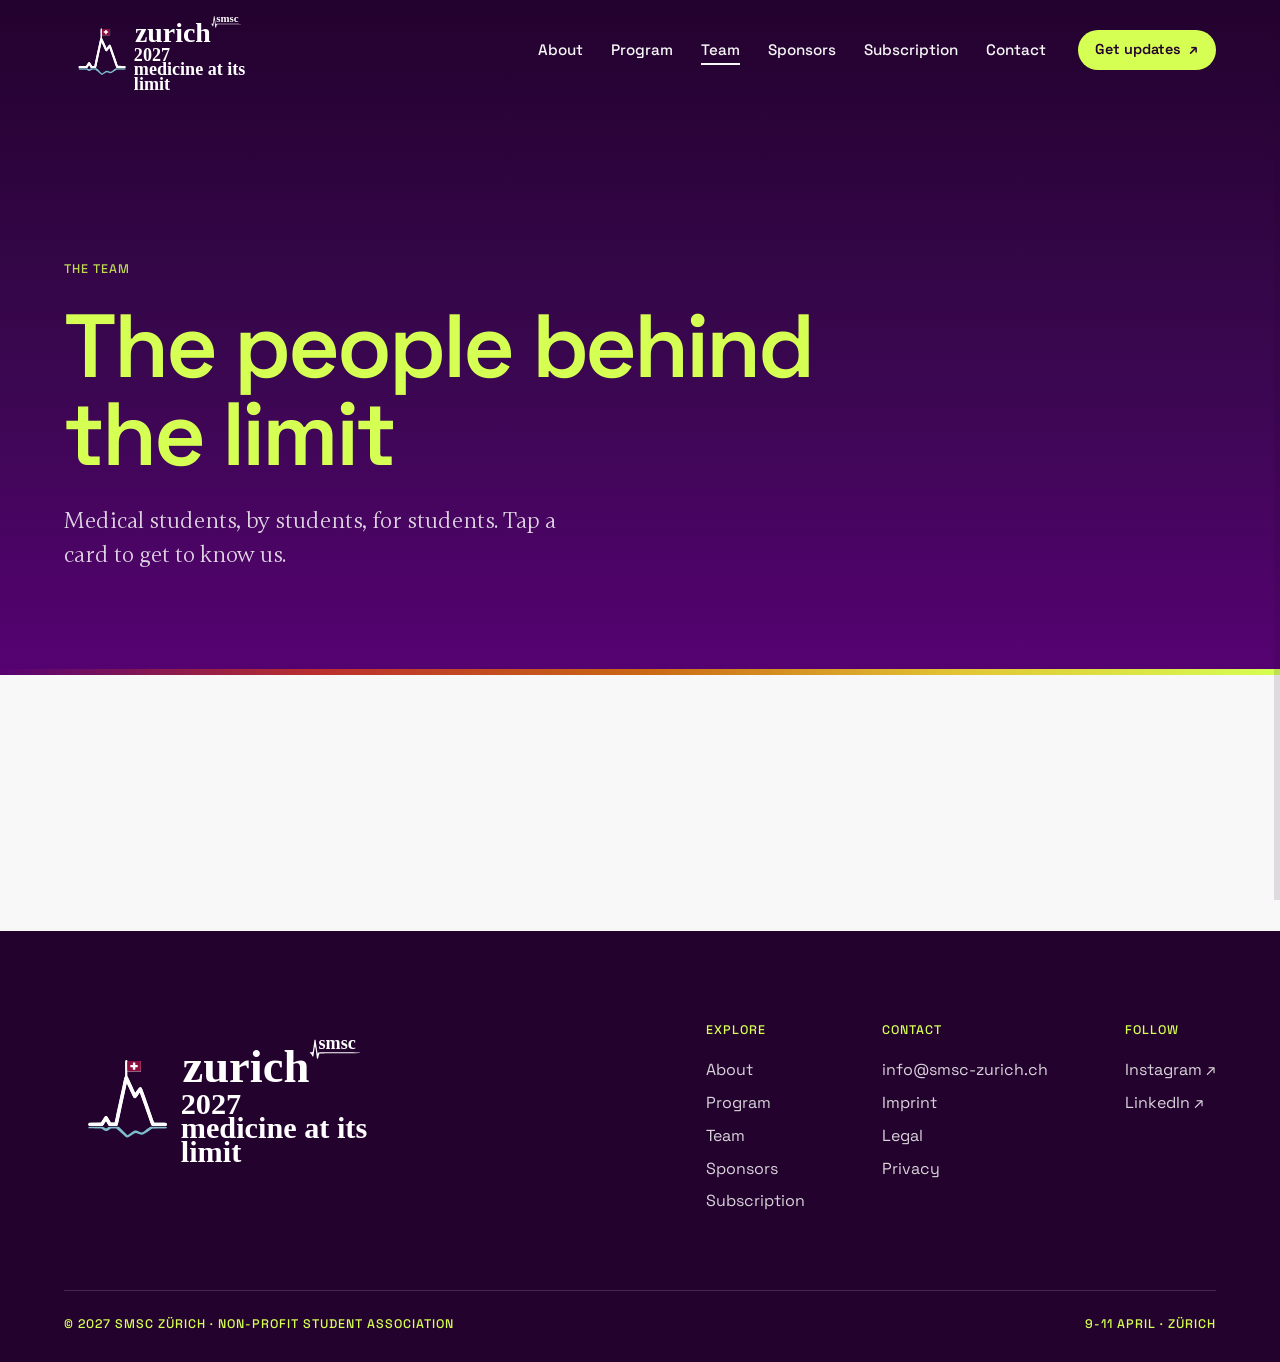
<file: team.html>
<!doctype html>
<html lang="en">
<head>
<meta charset="utf-8">
<meta name="viewport" content="width=device-width,initial-scale=1,viewport-fit=cover">
<script>(function(d){try{var n=navigator,u=n.userAgent||"";if(matchMedia("(hover:none) and (pointer:coarse)").matches||/Android|iPhone|iPad|iPod|Mobi/.test(u)||(n.platform==="MacIntel"&&n.maxTouchPoints>1))d.classList.add("is-touch")}catch(e){}})(document.documentElement)</script>
<title>Team — SMSC Zürich 2027</title>
<meta name="description" content="Meet the students organising Medicine at its Limits, SMSC Zürich 2027.">
<meta name="theme-color" content="#23022E">
<link rel="preload" href="assets/fonts/SpaceGrotesk-Variable.woff2" as="font" type="font/woff2" crossorigin>
<link rel="preload" href="assets/fonts/Gambetta-Variable.woff2" as="font" type="font/woff2" crossorigin>
<link rel="stylesheet" href="style.css">
<link rel="stylesheet" href="mobile.css">
<link rel="stylesheet" href="page.css">
</head>
<body>

<div class="progress" aria-hidden="true"><i id="progressFill"></i></div>

<header class="nav" id="nav">
  <a class="nav__logo" href="index.html" aria-label="SMSC Zürich – home">
    <img class="logo-light" src="assets/smsclogodunkelblankbackground.svg" alt="SMSC logo">
    <img class="logo-dark" src="assets/smsclogohell.svg" alt="">
  </a>
  <nav class="nav__links" id="navLinks">
    <a href="index.html#about">About</a>
    <a href="index.html#program">Program</a>
    <a href="team.html" aria-current="page">Team</a>
    <a href="index.html#sponsors">Sponsors</a>
    <a href="index.html#subscribe">Subscription</a>
    <a href="index.html#contact">Contact</a>
  </nav>
  <a class="btn btn--small" href="index.html#subscribe">Get updates <span>↗</span></a>
  <button class="burger" id="burger" aria-label="Menu" aria-expanded="false"><i></i><i></i></button>
</header>

<main id="top">
<section class="page-head">
  <div class="page-head__in">
    <p class="mono eyebrow">THE TEAM</p>
    <h1 data-scramble>The people behind the limit</h1>
    <p class="page-head__lead">Medical students, by students, for students. Tap a card to get to know us.</p>
  </div>
</section>

<section class="team">
  <div class="cards cards--team" id="teamCards"><!-- rendered by team.js from the TEAM list --></div>
  <noscript><p class="mono">Please enable JavaScript to see the team.</p></noscript>
</section>
</main>

<footer class="footer" id="contact">
  <div class="footer__top">
    <a href="index.html"><img src="assets/smsclogodunkelblankbackground.svg" alt="SMSC logo" class="footer__logo"></a>
    <div class="footer__cols">
      <nav>
        <h4 class="mono">Explore</h4>
        <a href="index.html#about">About</a><a href="index.html#program">Program</a><a href="team.html">Team</a><a href="index.html#sponsors">Sponsors</a><a href="index.html#subscribe">Subscription</a>
      </nav>
      <nav>
        <h4 class="mono">Contact</h4>
        <a href="mailto:info@smsc-zurich.ch">info@smsc-zurich.ch</a>
        <a href="legal.html#imprint">Imprint</a><a href="legal.html#disclaimer">Legal</a><a href="legal.html#privacy">Privacy</a>
      </nav>
      <nav>
        <h4 class="mono">Follow</h4>
        <a href="https://www.instagram.com/smsc_swimsa/" target="_blank" rel="noopener">Instagram ↗</a>
        <a href="https://ch.linkedin.com/in/smscbern" target="_blank" rel="noopener">LinkedIn ↗</a>
      </nav>
    </div>
  </div>
  <div class="footer__bottom mono">
    <span>© 2027 SMSC ZÜRICH · NON-PROFIT STUDENT ASSOCIATION</span>
    <span>9-11 APRIL · ZÜRICH</span>
  </div>
</footer>

<div class="mdialog" id="mdialog" hidden>
  <div class="mdialog__backdrop"></div>
  <div class="mdialog__panel" role="dialog" aria-modal="true" aria-labelledby="mdTitle">
    <img id="mdImg" alt="">
    <div class="mdialog__body">
      <p class="mono" id="mdKicker"></p>
      <h3 id="mdTitle"></h3>
      <p id="mdText"></p>
      <ul id="mdList" class="mono"></ul>
    </div>
    <button class="mdialog__close" id="mdClose" aria-label="Close">×</button>
  </div>
</div>

<script src="page.js"></script>
<script src="team.js"></script>
<script src="mobile.js"></script>
</body>
</html>
</file>
<file: style.css>
/* Corporate-identity fonts, self-hosted (works offline and on every browser/device) */
@font-face{font-family:'Space Grotesk';src:url('assets/fonts/SpaceGrotesk-Variable.woff2') format('woff2'),url('assets/fonts/SpaceGrotesk-Variable.ttf') format('truetype');font-weight:300 700;font-style:normal;font-display:swap}
@font-face{font-family:'Gambetta';src:url('assets/fonts/Gambetta-Variable.woff2') format('woff2'),url('assets/fonts/Gambetta-Variable.woff') format('woff');font-weight:300 700;font-style:normal;font-display:swap}
@font-face{font-family:'Gambetta';src:url('assets/fonts/Gambetta-VariableItalic.woff2') format('woff2'),url('assets/fonts/Gambetta-VariableItalic.woff') format('woff');font-weight:300 700;font-style:italic;font-display:swap}
:root{
  --snow:#F8F8F8; --grape:#4A3D5C; --amethyst:#23022E; --indigo:#560272;
  --chartreuse:#D5FF53; --sky:#7CCBFF; --glow:#E2C535; --caramel:#CA6614; --cherry:#BB302E;
  --thermal:linear-gradient(180deg,#23022E 0%,#560272 28%,#BB302E 58%,#CA6614 80%,#E2C535 100%);
  --sans:'Space Grotesk',system-ui,-apple-system,'Segoe UI',Roboto,Arial,sans-serif; --mono:var(--sans); --serif:'Gambetta',Georgia,'Times New Roman',serif;
  --pad:clamp(20px,5vw,72px);
}
*{box-sizing:border-box;margin:0;padding:0}
html{scroll-behavior:smooth}
html{-webkit-text-size-adjust:100%;text-size-adjust:100%}
body{background:var(--snow);color:var(--amethyst);font-family:var(--sans);line-height:1.5;-webkit-font-smoothing:antialiased;-moz-osx-font-smoothing:grayscale;overflow-x:hidden}
button{-webkit-tap-highlight-color:transparent}
img{display:block;max-width:100%}
a{color:inherit;text-decoration:none}
button{font:inherit;color:inherit;background:none;border:0;cursor:pointer}
.mono{font-family:var(--mono);font-weight:500;letter-spacing:.08em;text-transform:uppercase;font-size:.78rem}
.sr{position:absolute;width:1px;height:1px;overflow:hidden;clip:rect(0 0 0 0)}
.eyebrow{color:var(--grape);margin-bottom:1.5rem}

/* progress */
.progress{position:fixed;right:0;top:0;bottom:0;width:6px;z-index:90;background:rgba(35,2,46,.12)}
.progress i{display:block;width:100%;height:100%;background:var(--thermal);transform-origin:top;transform:scaleY(0)}

/* nav */
.nav{position:fixed;inset:0 0 auto 0;z-index:80;display:flex;align-items:center;gap:2rem;padding:5px var(--pad);transition:background .4s,backdrop-filter .4s,box-shadow .4s,color .4s;color:var(--snow)}
.nav.is-solid{background:rgba(255,255,255,.72);backdrop-filter:blur(18px) saturate(1.4);-webkit-backdrop-filter:blur(18px) saturate(1.4);color:var(--amethyst);box-shadow:0 1px 0 rgba(35,2,46,.08)}
.nav__logo img{height:90px;width:auto;transition:opacity .3s}
.logo-dark{display:none}
.nav.is-solid .logo-light{display:none}.nav.is-solid .logo-dark{display:block}
.nav__links{display:flex;gap:1.75rem;margin-left:auto;font-weight:500;font-size:.95rem}
.nav__links a{position:relative;padding:4px 0}
.nav__links a::after{content:"";position:absolute;left:0;bottom:0;height:2px;width:100%;background:currentColor;transform:scaleX(0);transform-origin:right;transition:transform .35s cubic-bezier(.2,.8,.2,1)}
.nav__links a:hover::after{transform:scaleX(1);transform-origin:left}
.btn{display:inline-flex;gap:.5rem;align-items:center;padding:.85rem 1.4rem;border-radius:999px;background:var(--indigo);color:var(--chartreuse);font-weight:600;transition:transform .25s,background .25s}
.btn:hover{transform:translateY(-2px);background:var(--amethyst)}
.btn span{transition:transform .25s}.btn:hover span{transform:translate(2px,-2px)}
.btn--small{padding:.55rem 1.1rem;font-size:.9rem}
.nav:not(.is-solid) .btn--small{background:var(--chartreuse);color:var(--amethyst)}
.burger{display:none;width:40px;height:40px;position:relative}
.burger i{position:absolute;left:8px;right:8px;height:2px;background:currentColor;transition:transform .3s}
.burger i:first-child{top:15px}.burger i:last-child{top:23px}
.burger[aria-expanded=true] i:first-child{transform:translateY(4px) rotate(45deg)}
.burger[aria-expanded=true] i:last-child{transform:translateY(-4px) rotate(-45deg)}

/* hero */
.hero{position:relative;min-height:100vh;min-height:100svh;display:flex;align-items:flex-end;color:var(--chartreuse);overflow:hidden;background:var(--amethyst)}
.hero__video{position:absolute;inset:-6%;width:112%;height:112%;object-fit:cover;filter:blur(14px) saturate(1.2)}
.hero__veil{position:absolute;inset:0;background:linear-gradient(180deg,rgba(35,2,46,.55) 0%,rgba(86,2,114,.25) 45%,rgba(35,2,46,.85) 100%)}
.hero__inner{position:relative;padding:0 var(--pad) clamp(56px,9vh,110px);width:100%}
.hero__kicker{display:flex;align-items:center;gap:.6rem;margin-bottom:1.5rem}
.dot{width:8px;height:8px;border-radius:50%;background:var(--chartreuse);animation:pulse 1.6s infinite}
@keyframes pulse{50%{opacity:.25}}
.hero__title{font-size:clamp(2.2rem,6vw,5.6rem);line-height:1;letter-spacing:-.03em;font-weight:600;max-width:15ch;margin-bottom:clamp(2rem,5vh,4rem)}
.hero__meta{display:flex;flex-wrap:wrap;gap:clamp(1.5rem,5vw,5rem)}
.label{display:block;opacity:.7;margin-bottom:.4rem}
.hero__big{display:block;font-size:clamp(3rem,10.5vw,9.5rem);line-height:.92;letter-spacing:-.04em;font-weight:700}
.hero__big small{display:block;font-family:var(--mono);font-size:clamp(.8rem,1.4vw,1.2rem);font-weight:500;letter-spacing:.06em;text-transform:uppercase;margin-top:.8rem}
.hero__scroll{position:absolute;right:calc(var(--pad) + 8px);bottom:28px;display:flex;align-items:center;gap:.6rem;writing-mode:vertical-rl;color:var(--snow);opacity:.7}
.hero__scroll i{width:1px;height:48px;background:currentColor;animation:drop 2s infinite}
@keyframes drop{0%{transform:scaleY(0);transform-origin:top}50%{transform:scaleY(1);transform-origin:top}51%{transform-origin:bottom}100%{transform:scaleY(0);transform-origin:bottom}}

/* intro */
.intro{padding:clamp(80px,14vw,180px) var(--pad) clamp(40px,6vw,80px);max-width:1300px;margin:auto}
.intro__lead{font-size:clamp(1.6rem,3.8vw,3.4rem);line-height:1.12;letter-spacing:-.02em;font-weight:500}
.intro__lead em{font-style:normal;color:var(--indigo)}
.intro__chips{display:flex;flex-wrap:wrap;gap:.6rem;list-style:none;margin-top:2.5rem}
.intro__chips li{padding:.55rem 1.1rem;border-radius:999px;border:1.5px solid var(--indigo);font-weight:500;transition:background .25s,color .25s}
.intro__chips li:hover{background:var(--indigo);color:var(--chartreuse)}

/* domains */
.domains{padding:0 var(--pad);display:flex;flex-direction:column;gap:clamp(3rem,8vw,7rem);max-width:1400px;margin:auto}
.domain{display:grid;grid-template-columns:1.35fr 1fr;gap:clamp(1.5rem,4vw,4rem);align-items:center}
.domain--flip{grid-template-columns:1fr 1.35fr}.domain--flip .domain__img{order:2}
.domain__img{position:relative;aspect-ratio:4/3;border-radius:28px;overflow:hidden;background:var(--amethyst);cursor:none}
.domain__img img{width:100%;height:100%;object-fit:cover;transform:scale(1.08);transition:transform 1.2s cubic-bezier(.2,.8,.2,1)}
.domain__img:hover img{transform:scale(1)}
.domain__text h3{font-size:clamp(2rem,4.5vw,4rem);line-height:1;letter-spacing:-.03em;margin:.8rem 0 1rem}
.domain__text p{font-family:var(--serif);font-size:clamp(1.1rem,1.6vw,1.4rem);color:var(--grape);max-width:32ch}
.domain__num{color:var(--indigo)}
.outro{padding:clamp(80px,12vw,160px) var(--pad);max-width:1100px;margin:auto}
.outro p{font-family:var(--serif);font-size:clamp(1.3rem,2.6vw,2.2rem);line-height:1.35;color:var(--grape)}

/* cursor */
.cursor{position:fixed;left:0;top:0;z-index:100;pointer-events:none;display:flex;align-items:center;gap:.5rem;padding:.7rem 1.1rem;border-radius:999px;background:var(--chartreuse);color:var(--amethyst);font-weight:600;font-size:.9rem;white-space:nowrap;transform:translate(-50%,-50%) scale(0);opacity:0;transition:transform .35s cubic-bezier(.2,.8,.2,1),opacity .2s;will-change:left,top}
.cursor.on{transform:translate(-50%,-50%) scale(1);opacity:1}

/* sliders */
.past{padding:clamp(60px,8vw,120px) 0;background:var(--indigo);color:var(--snow);margin-top:clamp(0px,2vw,24px)}
.past .eyebrow{padding:0 var(--pad);color:var(--chartreuse)}
.slider{overflow:hidden;width:100%}
.slider__track{display:flex;gap:1.25rem;width:max-content;will-change:transform}
.slider figure{position:relative;flex:none;height:clamp(240px,34vw,420px);border-radius:20px;overflow:hidden}
.slider figure img{height:100%;width:auto;object-fit:cover}
.slider figcaption{position:absolute;left:12px;bottom:10px;color:var(--chartreuse);text-shadow:0 1px 8px rgba(35,2,46,.7)}

/* program */
.program{padding:clamp(80px,12vw,160px) var(--pad)}
.program__head h2,.sponsors h2,.subscribe h2{font-size:clamp(2rem,5.5vw,5rem);line-height:1;letter-spacing:-.03em;font-weight:600;max-width:16ch}
.cards{display:grid;grid-template-columns:repeat(4,1fr);gap:1rem;margin-top:3rem}
.card{position:relative;aspect-ratio:3/4;border-radius:24px;overflow:hidden;text-align:left;background:var(--amethyst);transition:transform .4s cubic-bezier(.2,.8,.2,1)}
.card:hover{transform:translateY(-6px)}
.card img{position:absolute;inset:0;width:100%;height:100%;object-fit:cover;transition:transform .8s}
.card:hover img{transform:scale(1.06)}
.card::after{content:"";position:absolute;inset:0;background:linear-gradient(180deg,transparent 40%,rgba(35,2,46,.9))}
.card__label{position:absolute;left:20px;bottom:20px;z-index:2;color:var(--snow);font-size:clamp(1.3rem,2vw,1.8rem);font-weight:600;line-height:1.1;display:flex;flex-direction:column;gap:.3rem}
.card__label small{color:var(--chartreuse)}
.card__plus{position:absolute;right:16px;bottom:16px;z-index:2;width:44px;height:44px;border-radius:50%;background:var(--chartreuse);color:var(--amethyst);display:grid;place-items:center;font-size:1.6rem;font-weight:500;transition:transform .35s}
.card:hover .card__plus{transform:rotate(90deg)}

/* dialog */
.mdialog{position:fixed;inset:0;z-index:95;display:grid;place-items:center;padding:20px}
.mdialog[hidden]{display:none}
.mdialog__backdrop{position:absolute;inset:0;background:rgba(35,2,46,.6);-webkit-backdrop-filter:blur(8px);backdrop-filter:blur(8px);opacity:0;transition:opacity .4s}
.mdialog.open .mdialog__backdrop{opacity:1}
.mdialog__panel{position:relative;width:min(900px,100%);max-height:90vh;max-height:90dvh;overflow:auto;-webkit-overflow-scrolling:touch;overscroll-behavior:contain;background:var(--snow);border-radius:28px;display:grid;grid-template-columns:1fr 1.1fr;transform-origin:top left}
.mdialog__panel img{width:100%;height:100%;min-height:320px;object-fit:cover;background:var(--amethyst)}
.mdialog__body{padding:clamp(24px,4vw,48px);display:flex;flex-direction:column;gap:1rem;opacity:0;transform:translateY(14px);transition:opacity .4s .25s,transform .4s .25s}
.mdialog.open .mdialog__body{opacity:1;transform:none}
.mdialog__body h3{font-size:clamp(2rem,4vw,3.2rem);letter-spacing:-.03em;line-height:1}
.mdialog__body p:not(.mono){font-family:var(--serif);font-size:1.2rem;color:var(--grape)}
.mdialog__body .mono{color:var(--indigo)}
.mdialog__body ul{list-style:none;display:flex;flex-direction:column;gap:.5rem;border-top:1px solid rgba(35,2,46,.15);padding-top:1rem;color:var(--amethyst)}
.mdialog__body li::before{content:"[ ";color:var(--caramel)}.mdialog__body li::after{content:" ]";color:var(--caramel)}
.mdialog__close{position:absolute;right:14px;top:14px;width:42px;height:42px;border-radius:50%;background:var(--chartreuse);color:var(--amethyst);font-size:1.6rem;line-height:1}

/* sponsors */
.sponsors{padding:clamp(60px,8vw,120px) 0 clamp(80px,10vw,140px);border-top:1px solid rgba(35,2,46,.1)}
.sponsors .eyebrow,.sponsors h2{padding:0 var(--pad)}
.slider--sponsors{margin-top:3rem}
.slider--sponsors .slider__track{gap:1rem}
.sponsor{flex:none;width:clamp(180px,22vw,280px);height:110px;display:grid;place-items:center;border:1.5px dashed rgba(74,61,92,.4);border-radius:18px;color:var(--grape);font-family:var(--mono);letter-spacing:.08em}

/* subscribe */
.subscribe{margin:0 var(--pad) clamp(60px,8vw,110px);padding:clamp(32px,6vw,80px);border-radius:32px;background:var(--indigo);color:var(--snow);display:grid;grid-template-columns:1.2fr 1fr;gap:3rem;align-items:end}
.subscribe .eyebrow{color:var(--chartreuse)}
.subscribe p:not(.mono){margin-top:1rem;font-family:var(--serif);font-size:1.2rem;opacity:.85}
.subscribe__form{display:flex;flex-wrap:wrap;gap:.75rem}
.subscribe__form input{flex:1 1 220px;padding:1rem 1.3rem;border-radius:999px;border:1.5px solid rgba(248,248,248,.4);background:transparent;color:var(--snow);font:inherit;outline:none;transition:border-color .2s}
.subscribe__form input:focus{border-color:var(--chartreuse)}
.subscribe__form input::placeholder{color:rgba(248,248,248,.5)}
.subscribe .btn{background:var(--chartreuse);color:var(--amethyst)}
.subscribe .btn:hover{background:var(--snow)}
.subscribe__ok{color:var(--chartreuse);width:100%}

/* footer */
.footer{background:var(--amethyst);color:var(--snow);padding:clamp(48px,7vw,96px) var(--pad) 28px}
.footer__top{display:flex;flex-wrap:wrap;justify-content:space-between;gap:3rem}
.footer__logo{height:150px;width:auto}
.footer__cols{display:flex;gap:clamp(2rem,6vw,6rem);flex-wrap:wrap}
.footer nav{display:flex;flex-direction:column;gap:.55rem}
.footer h4{color:var(--chartreuse);margin-bottom:.6rem;font-weight:500}
.footer nav a{opacity:.85;transition:opacity .2s,transform .2s}
.footer nav a:hover{opacity:1;transform:translateX(4px)}
.footer__bottom{display:flex;flex-wrap:wrap;justify-content:space-between;gap:1rem;margin-top:clamp(40px,6vw,80px);padding-top:1.5rem;border-top:1px solid rgba(248,248,248,.15);color:var(--chartreuse)}

/* reveal */
.reveal{opacity:0;transform:translateY(32px);transition:opacity .9s cubic-bezier(.2,.8,.2,1),transform .9s cubic-bezier(.2,.8,.2,1)}
.reveal.in{opacity:1;transform:none}

/* responsive */
@media (max-width:900px){
  .domain,.domain--flip{grid-template-columns:1fr}.domain--flip .domain__img{order:0}
  .cards{grid-template-columns:repeat(2,1fr)}
  .subscribe{grid-template-columns:1fr}
  .mdialog__panel{grid-template-columns:1fr;grid-template-rows:auto 1fr}.mdialog__panel img{height:240px;min-height:0}
  .burger{display:block;margin-left:auto}
  .nav .btn--small{display:none}
  .nav__links{position:fixed;inset:0;flex-direction:column;justify-content:center;align-items:center;gap:1.5rem;font-size:2rem;background:var(--amethyst);color:var(--snow);transform:translateY(-100%);transition:transform .5s cubic-bezier(.2,.8,.2,1);margin:0;z-index:-1}
  .nav.menu-open{color:var(--snow)}
  .nav.menu-open .nav__links{transform:none}
  .nav.menu-open .logo-light{display:block}.nav.menu-open .logo-dark{display:none}
  .hero__scroll{display:none}
}
@media (hover:none){.domain__img{cursor:auto}}
@media (prefers-reduced-motion:reduce){*{animation:none!important;transition-duration:.01ms!important}.reveal{opacity:1;transform:none}html{scroll-behavior:auto}}
</file>
<file: mobile.css>
/* =====================================================================
   Mobile / touch layer. Loaded AFTER style.css on every page.
   Everything that changes the look is scoped to html.is-touch (set by the
   inline script in <head> for phones & tablets), so desktop is untouched.
   The only unscoped rules are @supports fallbacks for old browsers and
   bug fixes that only matter at <=900px.
   ===================================================================== */

/* ---------- fallbacks for older WebKit (no-ops on modern browsers) ---------- */
@supports not (inset:0){
  .nav{top:0;left:0;right:0}
  .hero__video{top:-6%;left:-6%}
  .hero__veil,.card img,.card::after,.mdialog,.mdialog__backdrop{top:0;right:0;bottom:0;left:0}
}
@supports not (aspect-ratio:1/1){
  .card{height:0;padding-bottom:133.33%}
  .domain__img{height:0;padding-bottom:75%}
  .domain__img img{position:absolute;top:0;left:0}
}

/* ---------- bug fix (<=900px): backdrop-filter makes the nav a containing block,
   which squashed the fullscreen menu into the 90px bar once the page was scrolled ---------- */
@media (max-width:900px){
  .nav.menu-open{-webkit-backdrop-filter:none;backdrop-filter:none;background:transparent;box-shadow:none;transition:color .4s}
  /* ...and while closed, its overflowing links peeked out under the solid bar */
  .nav:not(.menu-open) .nav__links{visibility:hidden;pointer-events:none;transition:transform .5s cubic-bezier(.2,.8,.2,1),visibility 0s .5s}
  .nav.menu-open .nav__links{visibility:visible}
}

/* ---------- touch devices ---------- */
html.is-touch{-webkit-tap-highlight-color:transparent}
html.is-touch body{overflow-x:hidden;overscroll-behavior-y:none}
html.is-touch.menu-lock,html.is-touch.menu-lock body{overflow:hidden}

/* notch / home-indicator safe areas */
html.is-touch .nav{padding-left:max(var(--pad),env(safe-area-inset-left));padding-right:max(var(--pad),env(safe-area-inset-right))}
html.is-touch .footer{padding-bottom:calc(28px + env(safe-area-inset-bottom))}

/* nav: smaller logo, bigger tap target */
html.is-touch .nav{gap:1rem}
html.is-touch .nav__logo img{height:62px}
html.is-touch .burger{width:48px;height:48px;margin-right:-8px}
html.is-touch .burger i{left:11px;right:11px}
html.is-touch .burger i:first-child{top:18px}
html.is-touch .burger i:last-child{top:28px}
html.is-touch .burger[aria-expanded=true] i:first-child{transform:translateY(5px) rotate(45deg)}
html.is-touch .burger[aria-expanded=true] i:last-child{transform:translateY(-5px) rotate(-45deg)}
html.is-touch .nav__links a{padding:10px 0}

/* sticky :hover on touch: neutralise lifts/zooms that would "stick" after a tap */
@media (hover:none){
  .card:hover{transform:none}
  .card:hover img{transform:none}
  .card:hover .card__plus{transform:none}
  .btn:hover{transform:none;background:var(--indigo)}
  .nav:not(.is-solid) .btn--small:hover{background:var(--chartreuse)}
  .subscribe .btn:hover{background:var(--chartreuse)}
  .btn:hover span{transform:none}
  .intro__chips li:hover{background:transparent;color:inherit}
  .nav__links a:hover::after{transform:scaleX(0)}
  .footer nav a:hover{transform:none}
}

/* hero */
html.is-touch .hero__kicker{font-size:.7rem;line-height:1.5;align-items:flex-start}
html.is-touch .hero__kicker .dot{margin-top:.35em;flex:none}
html.is-touch .hero__inner{padding-bottom:calc(56px + env(safe-area-inset-bottom));will-change:transform,opacity}
html.is-touch .hero__video{will-change:transform;-webkit-transform:translateZ(0);transform:translateZ(0) scale(var(--hs,1))}

/* intro / typography */
html.is-touch .intro{padding-top:clamp(64px,16vw,120px)}
html.is-touch .intro__chips li{font-size:.95rem;padding:.5rem 1rem}

/* domains: scroll-driven parallax instead of hover zoom + cursor chip */
html.is-touch .domain__img{cursor:auto;border-radius:22px}
html.is-touch .domain__img img{transform:translate3d(0,var(--py,0px),0) scale(1.16);transition:none;will-change:transform}
html.is-touch .domain__img::after{content:attr(data-label);position:absolute;left:12px;bottom:12px;z-index:2;padding:.45rem .8rem;border-radius:999px;background:var(--chartreuse);color:var(--amethyst);font-family:var(--mono);font-weight:600;font-size:.68rem;letter-spacing:.08em;text-transform:uppercase}
html.is-touch .domain.reveal-in .domain__text{animation:none}
html.is-touch .domains{gap:clamp(2.5rem,10vw,4rem)}
html.is-touch .cursor{display:none}

/* touch-friendly scroll reveal for elements that have no .reveal class on desktop */
html.is-touch .t-reveal{opacity:0;transform:translateY(28px);transition:opacity .8s cubic-bezier(.2,.8,.2,1),transform .8s cubic-bezier(.2,.8,.2,1);transition-delay:var(--d,0s)}
html.is-touch .t-reveal.in{opacity:1;transform:none}

/* sliders: native swipe (momentum) + gentle auto-drift driven by mobile.js */
html.is-touch .slider{overflow-x:auto;overflow-y:hidden;-webkit-overflow-scrolling:touch;overscroll-behavior-x:contain;scrollbar-width:none;touch-action:pan-x pan-y}
html.is-touch .slider::-webkit-scrollbar{display:none}
html.is-touch .slider__track{gap:0;transform:none!important;will-change:auto}
html.is-touch .slider__track>*{margin-right:1.1rem}
html.is-touch .slider--sponsors .slider__track>*{margin-right:.9rem}
html.is-touch .slider figure{height:clamp(250px,70vw,380px);border-radius:18px;-webkit-transform:translateZ(0)}
/* explicit sizing: WebKit resolves `width:auto` images inside flex items unreliably */
html.is-touch .slider figure img{width:100%;height:100%;max-width:none;object-fit:cover}
html.is-touch .sponsor{width:clamp(160px,46vw,240px);height:96px}

/* program cards -> swipeable, snapping carousel on phones */
@media (max-width:700px){
  html.is-touch .cards{display:flex;gap:.9rem;margin-left:calc(-1 * var(--pad));margin-right:calc(-1 * var(--pad));padding:0 var(--pad) 1rem;overflow-x:auto;-webkit-overflow-scrolling:touch;scroll-snap-type:x mandatory;scroll-padding:0 var(--pad);scrollbar-width:none}
  html.is-touch .cards::-webkit-scrollbar{display:none}
  html.is-touch .card{flex:0 0 74%;scroll-snap-align:start;min-width:0}
  html.is-touch .card__label{font-size:1.5rem}
}
@media (min-width:701px) and (max-width:900px){
  html.is-touch .card__label{font-size:1.4rem}
}
html.is-touch .card:active{transform:scale(.985)}
html.is-touch .card__plus{width:48px;height:48px}

/* dialog -> bottom sheet on phones */
@media (max-width:700px){
  html.is-touch .mdialog{padding:0;place-items:end center}
  html.is-touch .mdialog__panel{width:100%;max-height:92vh;max-height:92dvh;border-radius:28px 28px 0 0;padding-bottom:env(safe-area-inset-bottom)}
  html.is-touch .mdialog__panel img{height:200px}
  html.is-touch .mdialog__panel::before{content:"";position:absolute;z-index:3;left:50%;top:8px;width:44px;height:5px;margin-left:-22px;border-radius:3px;background:rgba(248,248,248,.85);box-shadow:0 0 0 1px rgba(35,2,46,.15)}
  html.is-touch .mdialog__close{width:46px;height:46px;top:16px;right:16px;z-index:4}
  html.is-touch .mdialog__body p:not(.mono){font-size:1.1rem}
}

/* subscribe */
html.is-touch .subscribe{border-radius:26px}
html.is-touch .subscribe__form input{font-size:16px}   /* >=16px stops iOS from zooming on focus */
html.is-touch .subscribe__form .btn{flex:1 1 100%;justify-content:center;padding:1rem 1.4rem}

/* footer */
html.is-touch .footer__logo{height:110px}
html.is-touch .footer nav a{padding:.2rem 0}

/* page-head & team / legal (see page.css) are responsive on their own */
@media (prefers-reduced-motion:reduce){
  html.is-touch .domain__img img{transform:scale(1.16)}
  html.is-touch .t-reveal{opacity:1;transform:none}
}
</file>
<file: page.css>
/* Shared styles for the sub-pages (team.html, legal.html). Loaded after style.css + mobile.css. */

.nav__links a[aria-current=page]::after{transform:scaleX(1);transform-origin:left}

/* page head */
.page-head{position:relative;color:var(--chartreuse);background:var(--thermal-head,linear-gradient(180deg,#23022E 0%,#3a0750 55%,#560272 100%));padding:clamp(150px,22vw,260px) var(--pad) clamp(56px,8vw,110px);overflow:hidden}
.page-head::after{content:"";position:absolute;left:0;right:0;bottom:0;height:6px;background:var(--thermal);background-size:100% 600%;background-image:linear-gradient(90deg,#560272,#BB302E,#CA6614,#E2C535,#D5FF53)}
.page-head__in{max-width:1400px;margin:auto;position:relative}
.page-head .eyebrow{color:var(--chartreuse);opacity:.85}
.page-head h1{font-size:clamp(2.4rem,7vw,6.2rem);line-height:.98;letter-spacing:-.035em;font-weight:600;max-width:14ch}
.page-head__lead{margin-top:1.6rem;font-family:var(--serif);font-size:clamp(1.15rem,1.8vw,1.5rem);color:var(--snow);opacity:.85;max-width:38ch}

/* team grid: same card as the Program page, 4 / 3 / 2 columns */
.team{padding:clamp(56px,8vw,110px) var(--pad) clamp(80px,12vw,160px);max-width:1500px;margin:auto}
.cards--team{margin-top:0;grid-template-columns:repeat(4,1fr);gap:1.1rem}
.team-card .card__label{font-size:clamp(1.1rem,1.7vw,1.5rem)}
.team-card .card__label small{max-width:calc(100% - 56px);line-height:1.3}
.team-card .card__label span{display:block}
.team-card img{filter:saturate(1.05)}
@media (max-width:1100px){.cards--team{grid-template-columns:repeat(3,1fr)}}
@media (max-width:900px){.cards--team{grid-template-columns:repeat(2,1fr)}}
@media (max-width:480px){.cards--team{gap:.7rem}.team-card .card__label{left:14px;bottom:14px;font-size:1.05rem}.team-card .card__plus{width:38px;height:38px;right:10px;bottom:10px;font-size:1.3rem}}
/* on phones keep the team as a grid (the Program cards become a swipe carousel) */
@media (max-width:700px){
  html.is-touch .cards--team{display:grid;grid-template-columns:repeat(2,1fr);overflow:visible;scroll-snap-type:none;margin:0;padding:0}
  html.is-touch .cards--team .card{flex:none}
  html.is-touch .cards--team .card__label{font-size:1.05rem}
  html.is-touch .cards--team .card__plus{width:38px;height:38px;right:10px;bottom:10px;font-size:1.3rem}
}

/* legal */
.langtabs{display:inline-flex;gap:.4rem;margin-top:2rem;padding:.35rem;border-radius:999px;background:rgba(248,248,248,.1);border:1px solid rgba(248,248,248,.18)}
.langtab{min-width:3.4rem;padding:.7rem 1.1rem;border-radius:999px;color:var(--snow);transition:background .25s,color .25s}
.langtab:hover{background:rgba(248,248,248,.14)}
.langtab[aria-selected=true]{background:var(--chartreuse);color:var(--amethyst)}
.langtab:focus-visible,.lang__toc a:focus-visible{outline:2px solid var(--chartreuse);outline-offset:2px}

.legal{padding:clamp(48px,7vw,96px) var(--pad) clamp(80px,10vw,140px);max-width:980px;margin:auto}
.lang[hidden]{display:none}
.lang__head h2{font-size:clamp(2rem,4.6vw,3.6rem);line-height:1;letter-spacing:-.03em;font-weight:600}
.lang__lead{margin-top:1rem;font-family:var(--serif);font-size:clamp(1.1rem,1.6vw,1.35rem);color:var(--grape)}
.lang__toc{display:flex;flex-wrap:wrap;gap:.6rem;margin:2rem 0 clamp(2rem,5vw,3.5rem)}
.lang__toc a{padding:.55rem 1rem;border-radius:999px;border:1.5px solid var(--indigo);color:var(--indigo);transition:background .25s,color .25s}
.lang__toc a:hover{background:var(--indigo);color:var(--chartreuse)}
.doc{padding:clamp(1.6rem,4vw,2.6rem) 0;border-top:1px solid rgba(35,2,46,.12);scroll-margin-top:110px}
.doc h3{font-size:clamp(1.5rem,2.8vw,2.2rem);letter-spacing:-.02em;line-height:1.1;font-weight:600;margin-bottom:1.2rem}
.doc h4{margin:1.5rem 0 .35rem;font-size:1.02rem;font-weight:600;color:var(--indigo)}
.doc p{font-family:var(--serif);font-size:1.12rem;line-height:1.55;color:var(--grape);max-width:68ch}
.doc a{color:var(--indigo);text-decoration:underline;text-underline-offset:3px}
.imprint{display:grid;gap:0}
.imprint>div{display:grid;grid-template-columns:minmax(150px,.45fr) 1fr;gap:1rem;padding:.8rem 0;border-bottom:1px solid rgba(35,2,46,.08)}
.imprint dt{font-weight:600;font-size:.92rem;color:var(--amethyst)}
.imprint dd{font-family:var(--serif);font-size:1.12rem;color:var(--grape)}
.ph{background:rgba(213,255,83,.55);color:var(--amethyst);padding:0 .25em;border-radius:4px;font-family:var(--sans);font-size:.9em}
.legal__note{margin-top:2.5rem;color:var(--grape)}
@media (max-width:620px){
  .imprint>div{grid-template-columns:1fr;gap:.15rem}
  .langtabs{display:flex;width:100%}
  .langtab{flex:1;min-width:0;padding:.8rem 0}
}
</file>
